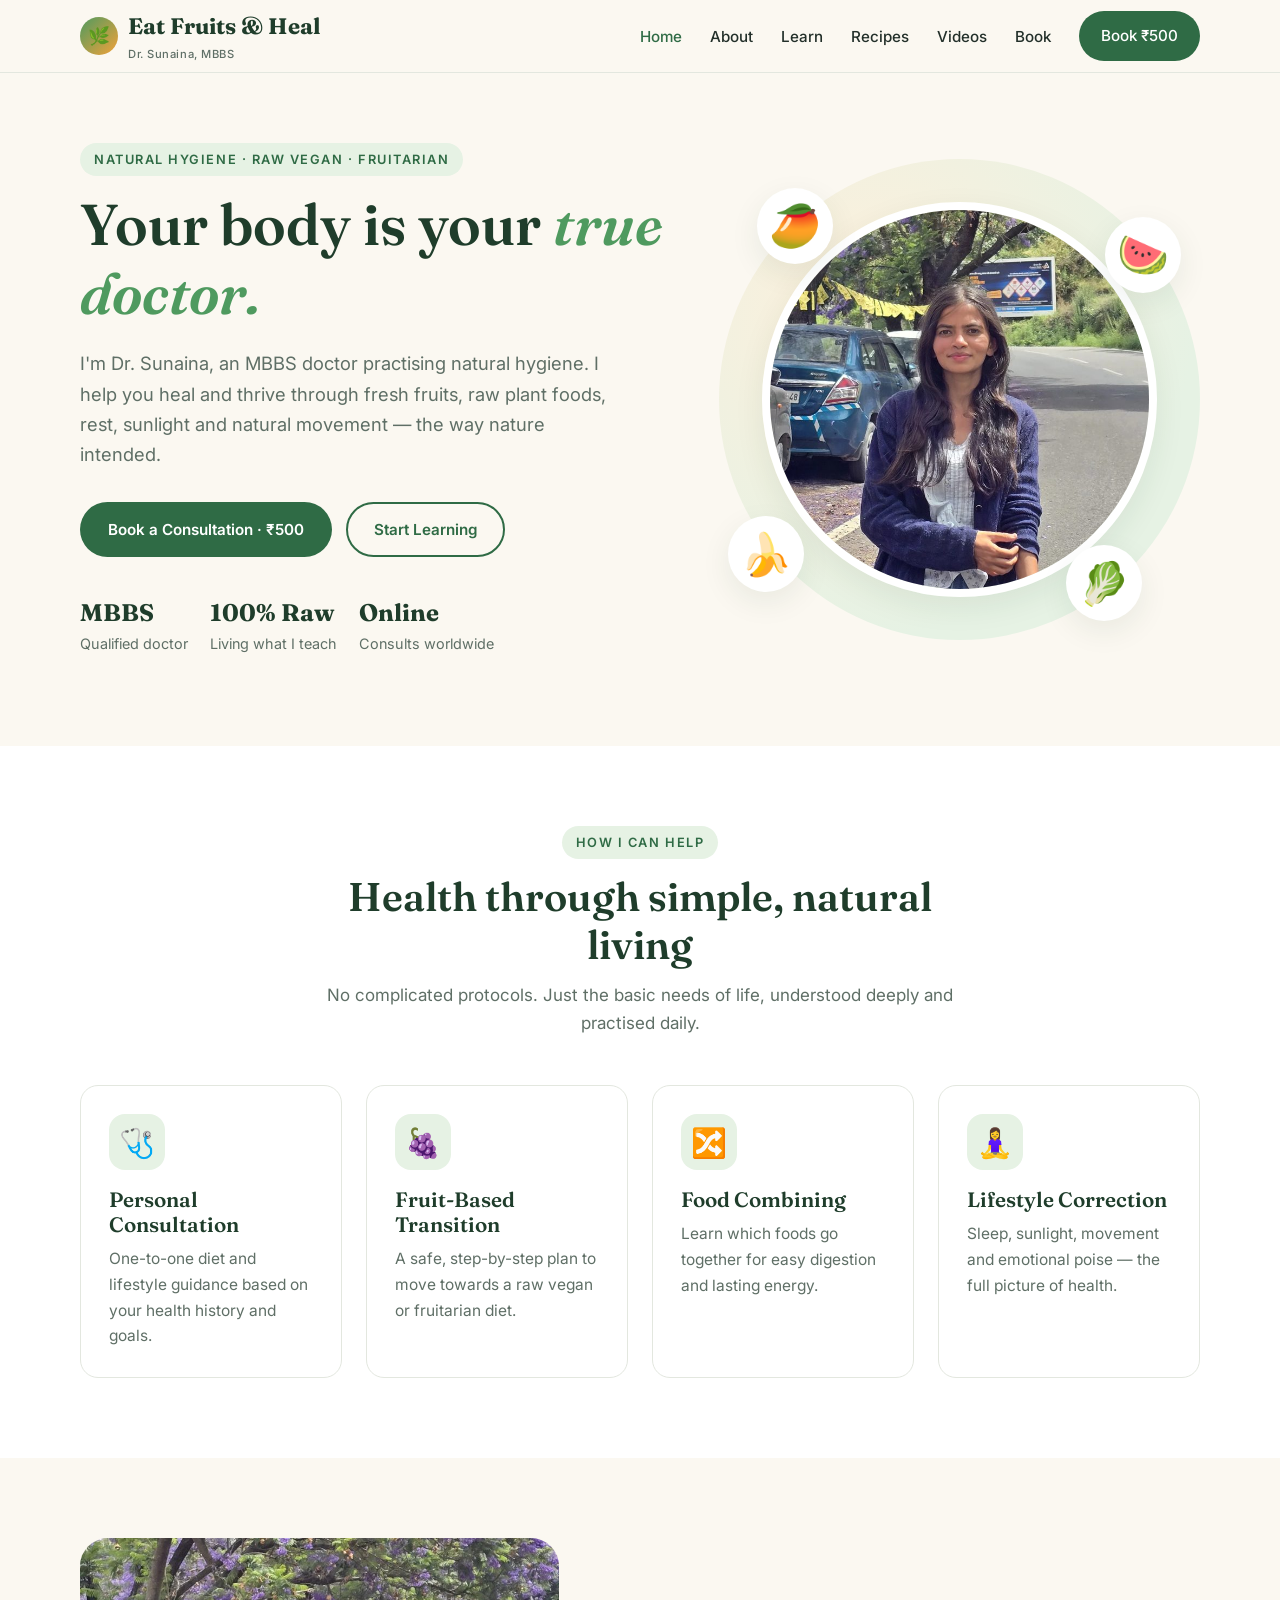
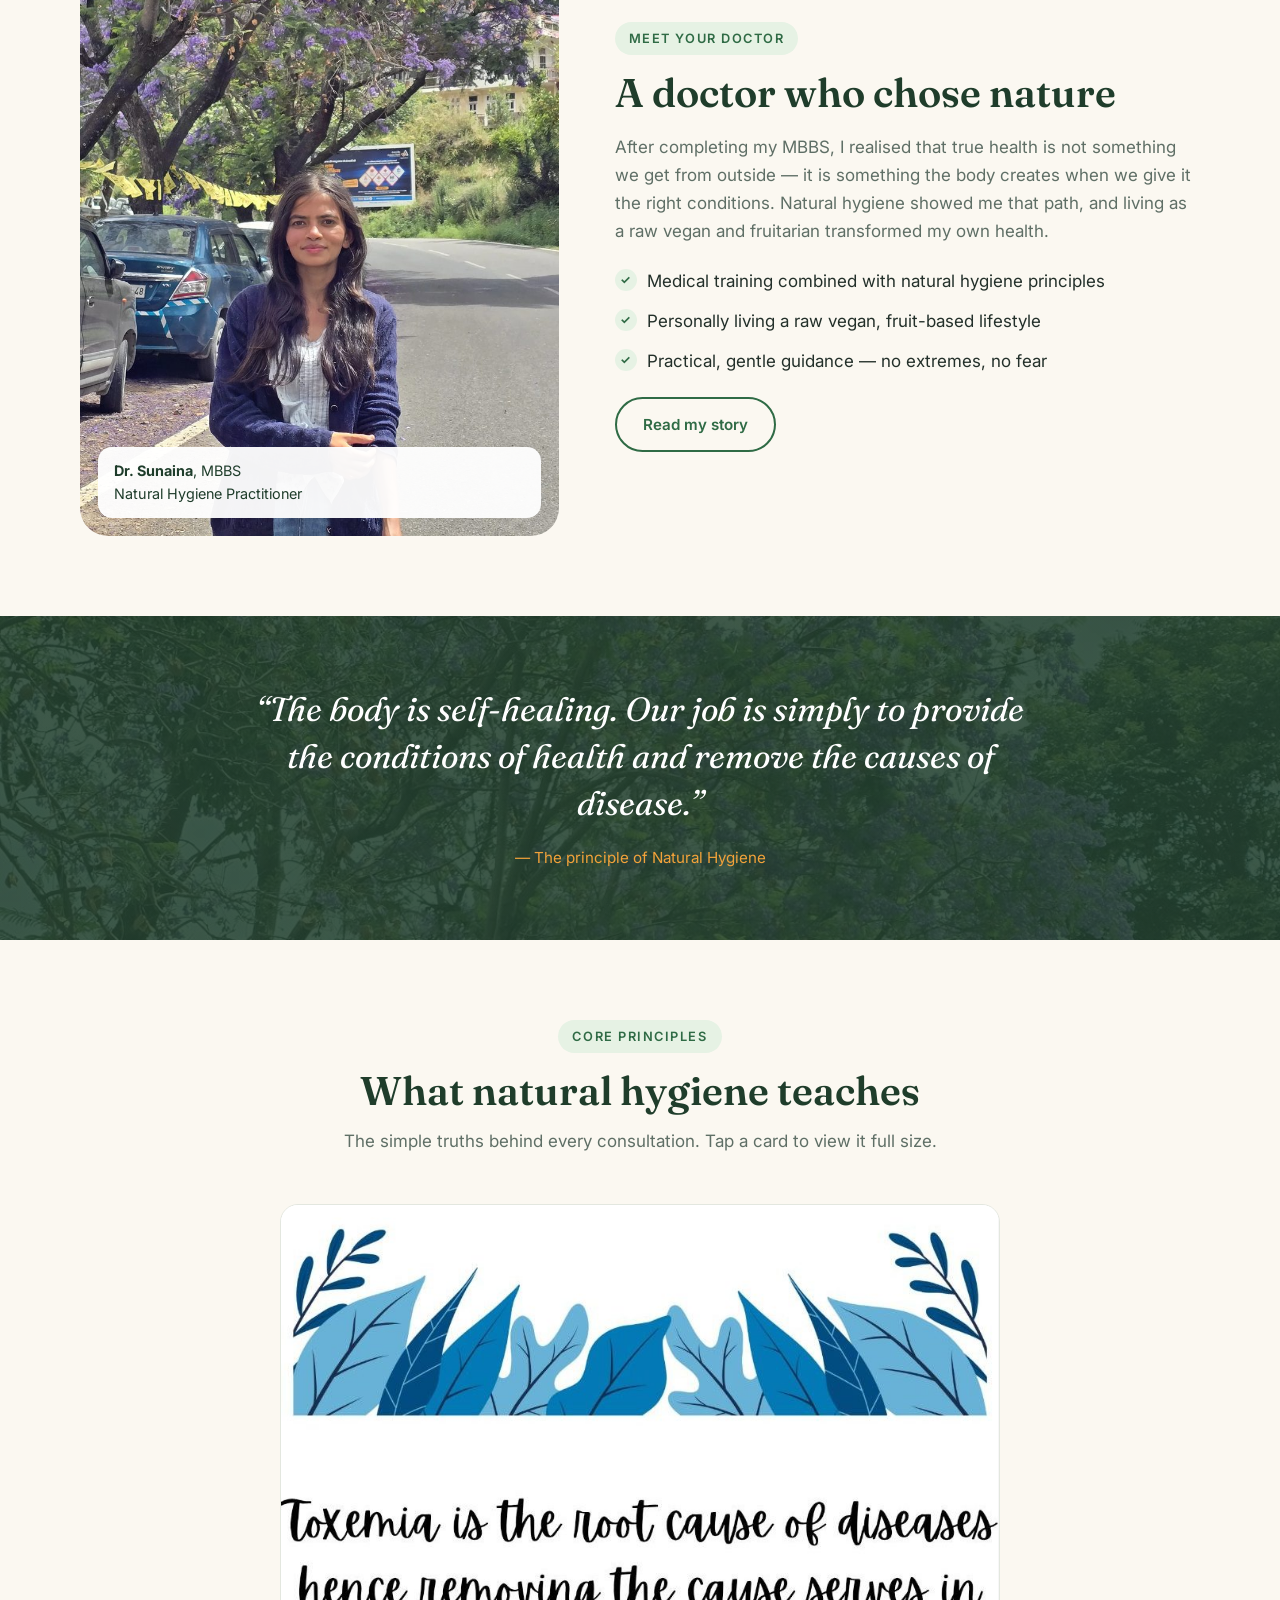
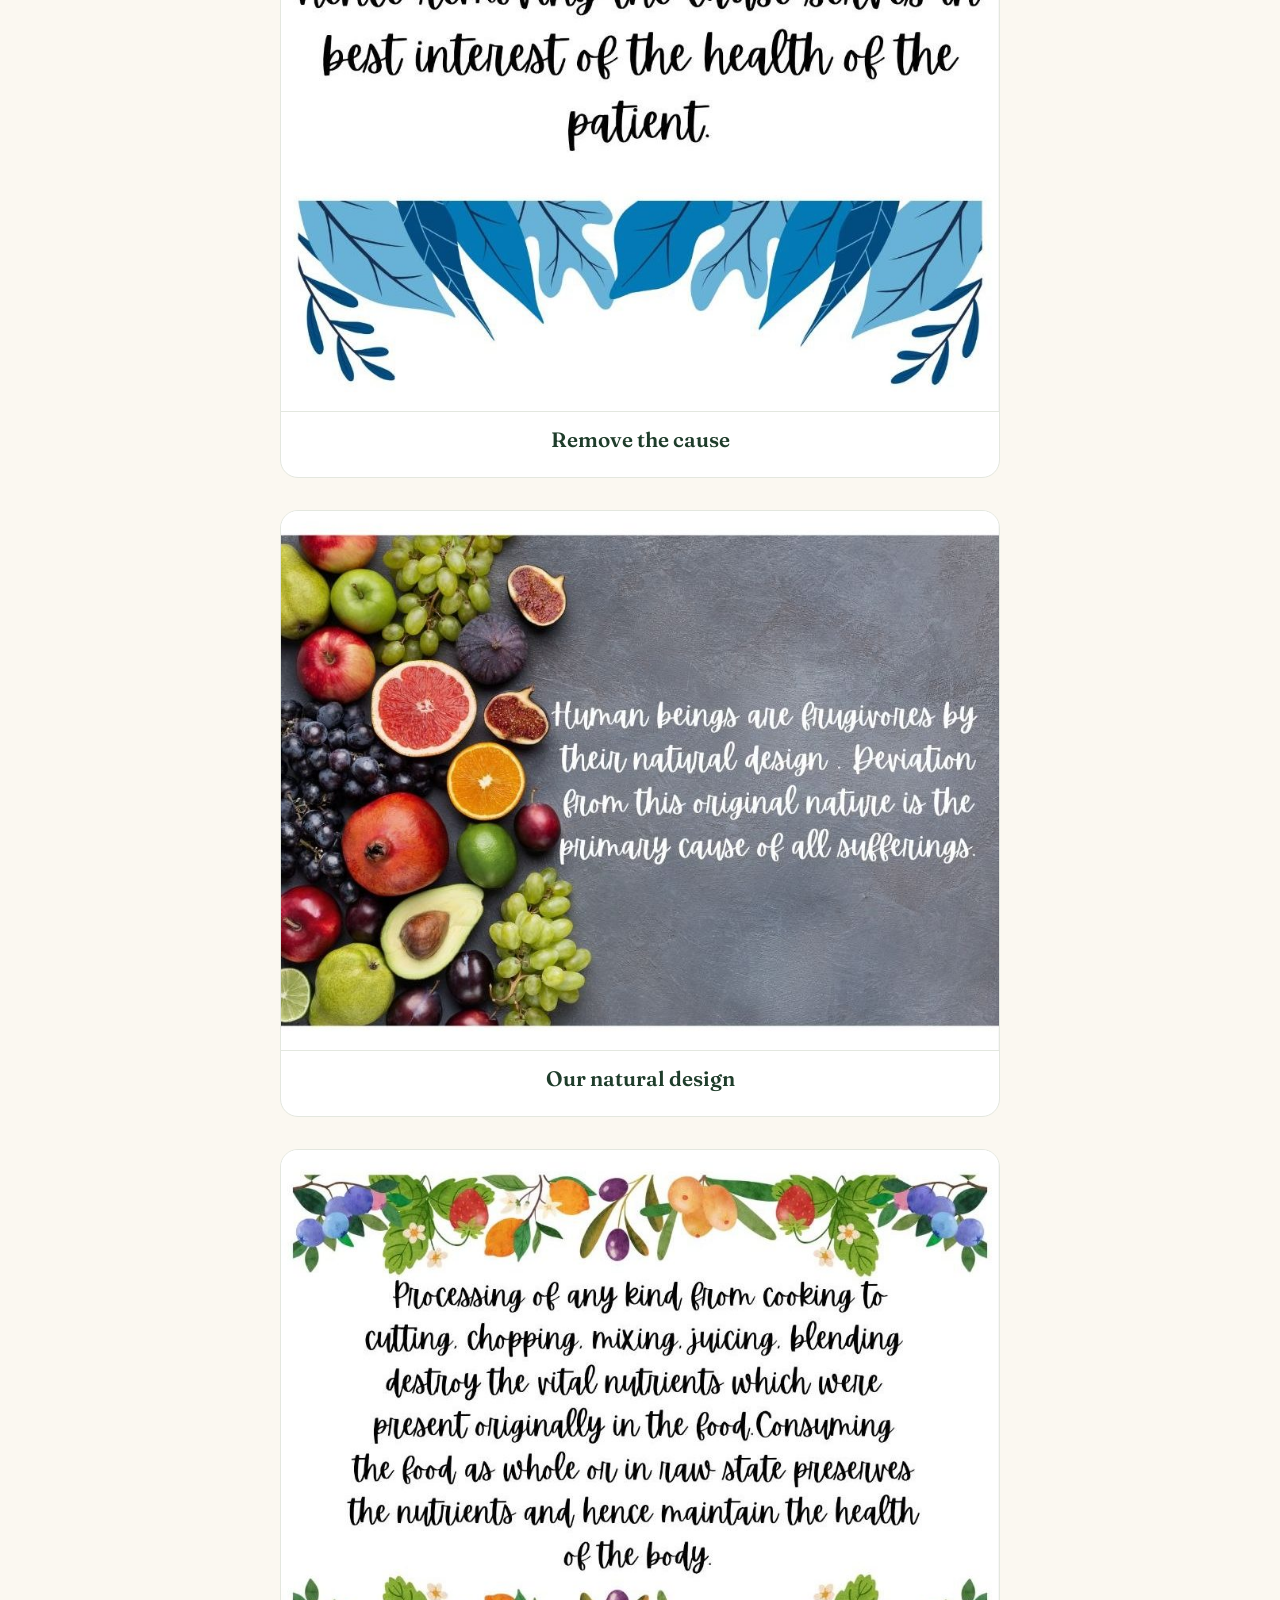
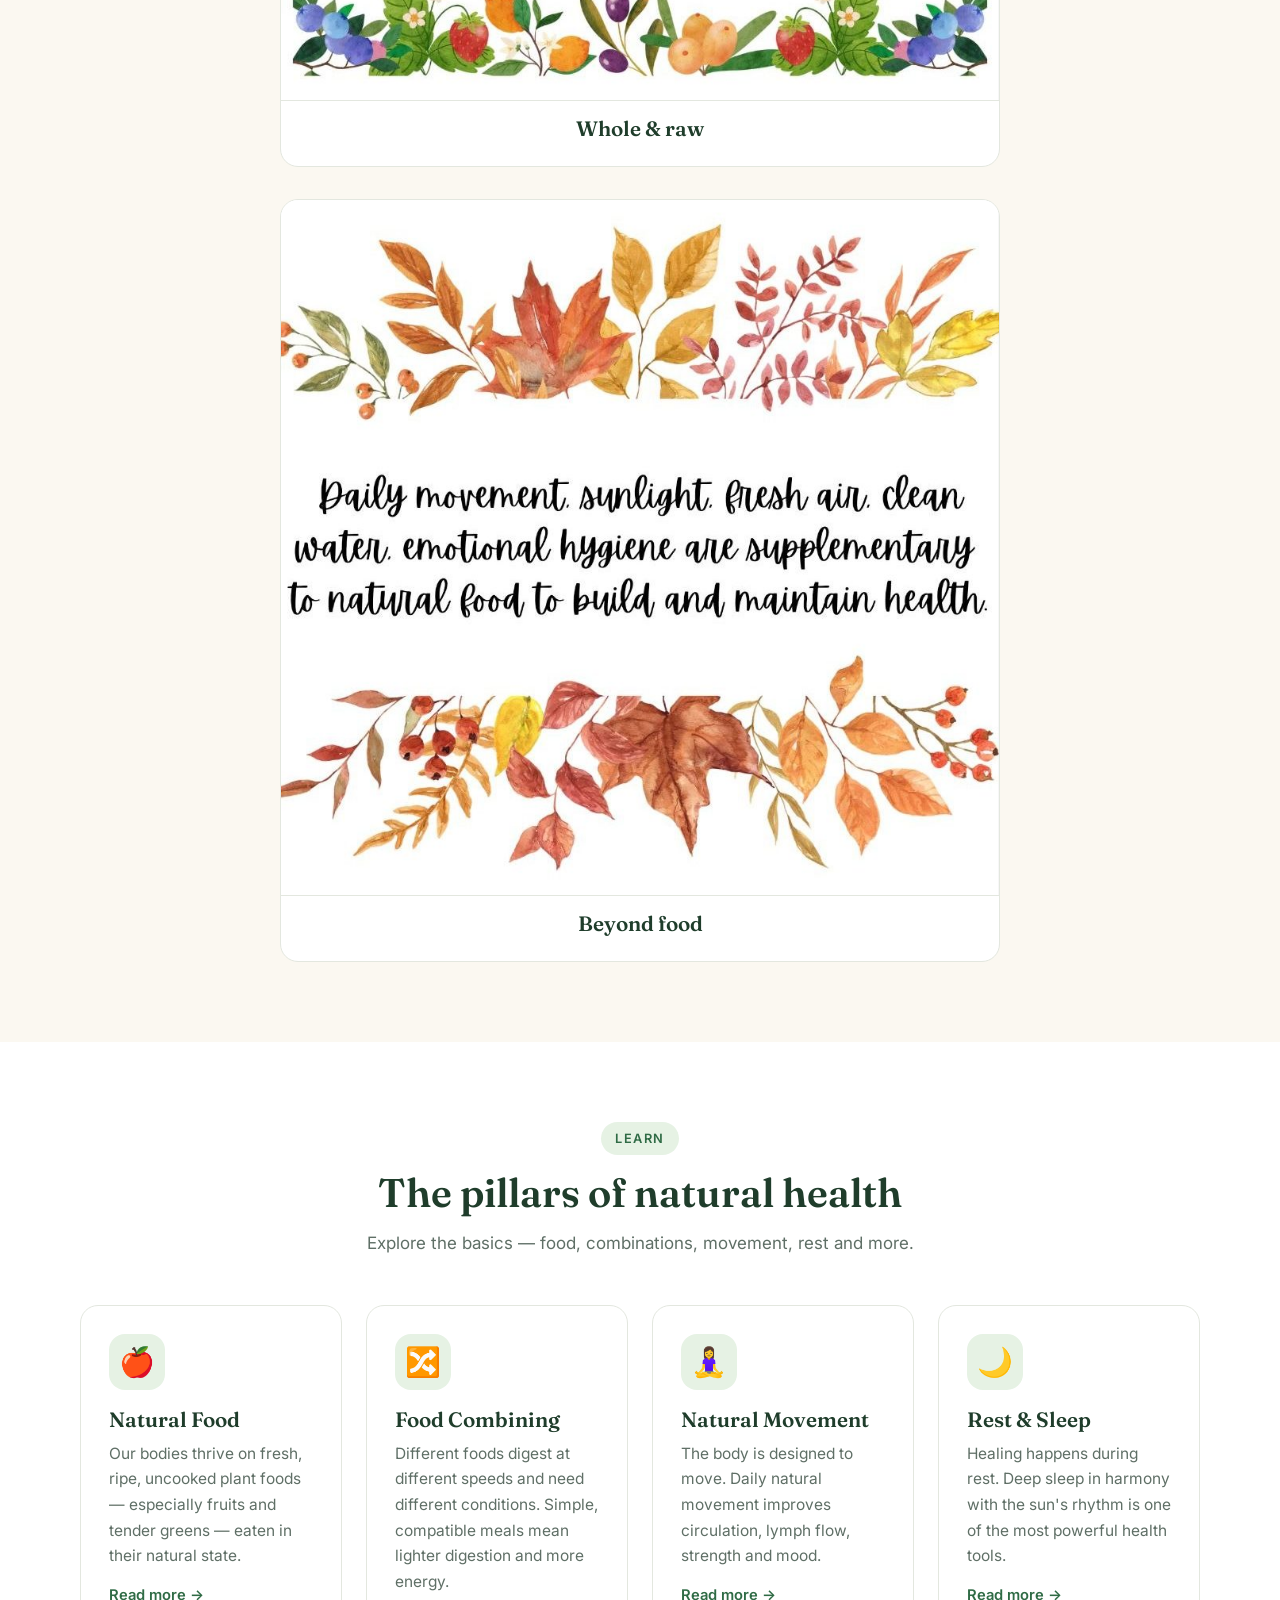
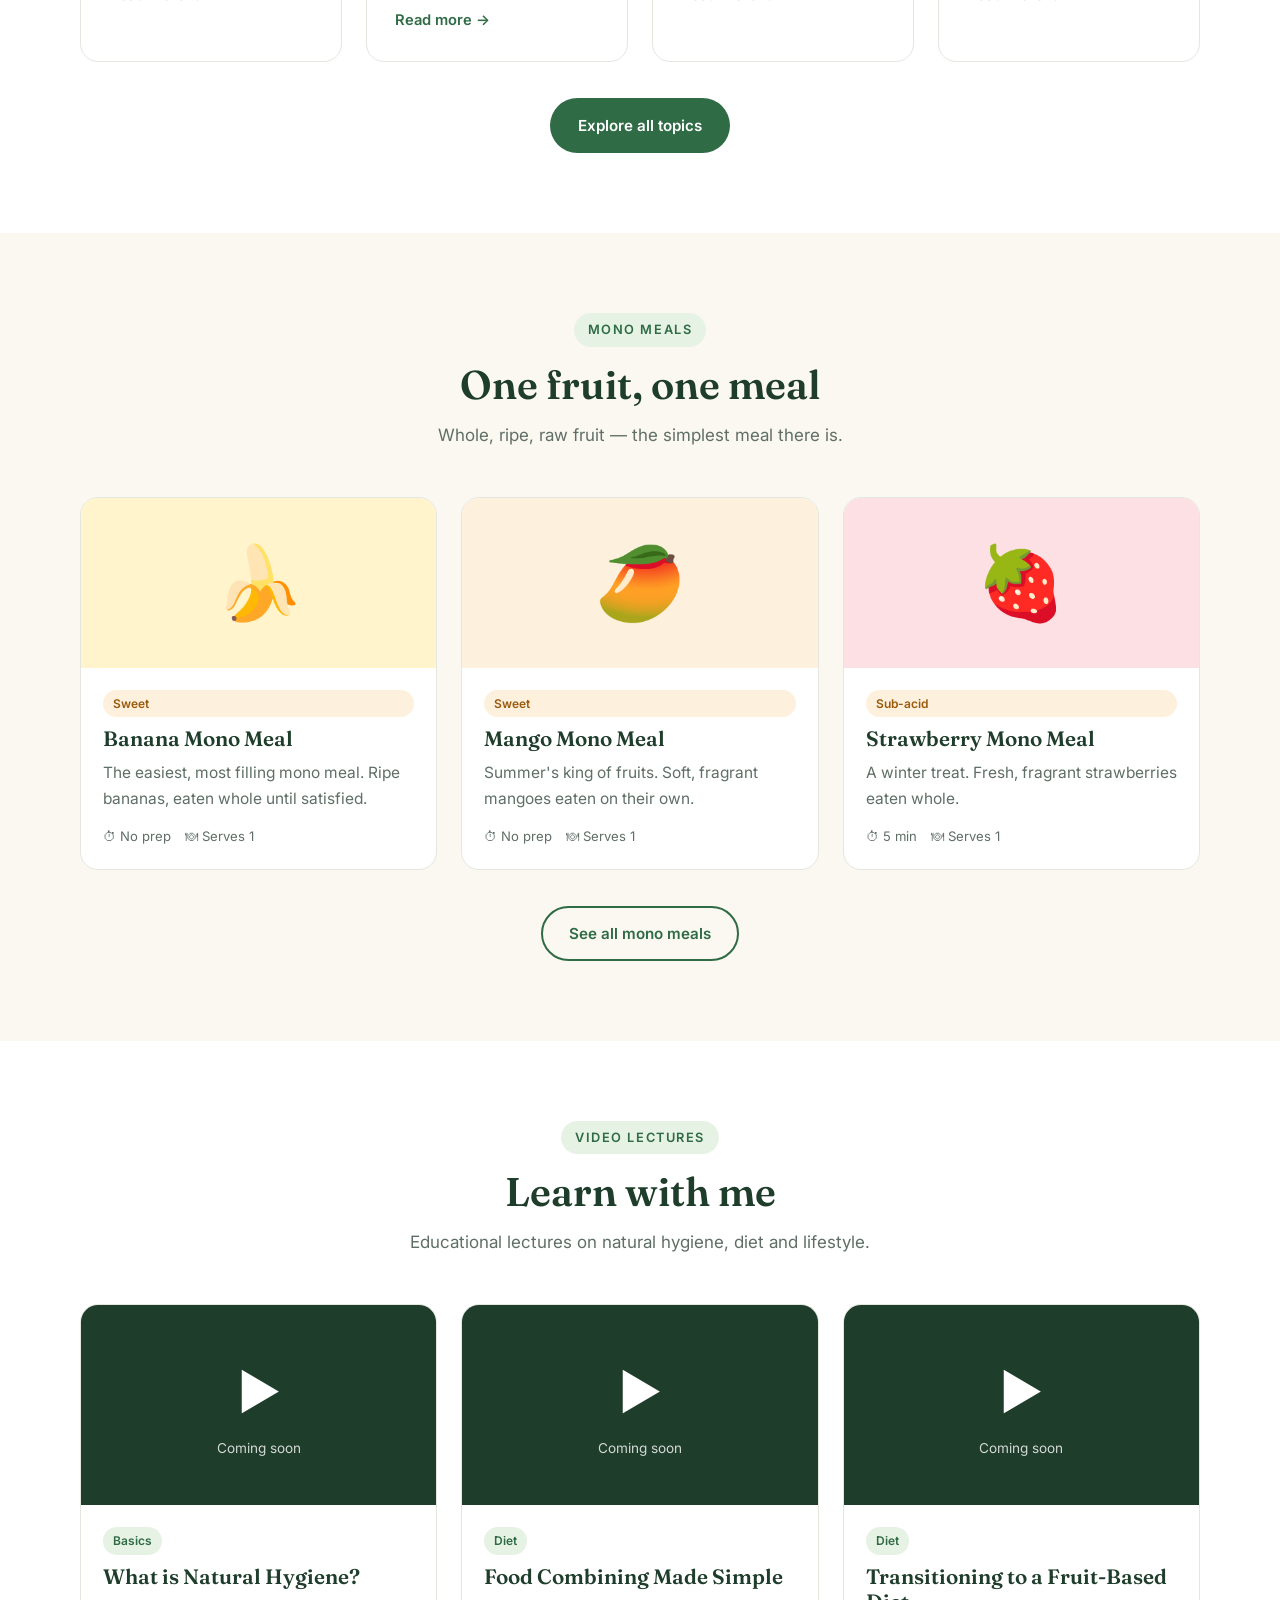
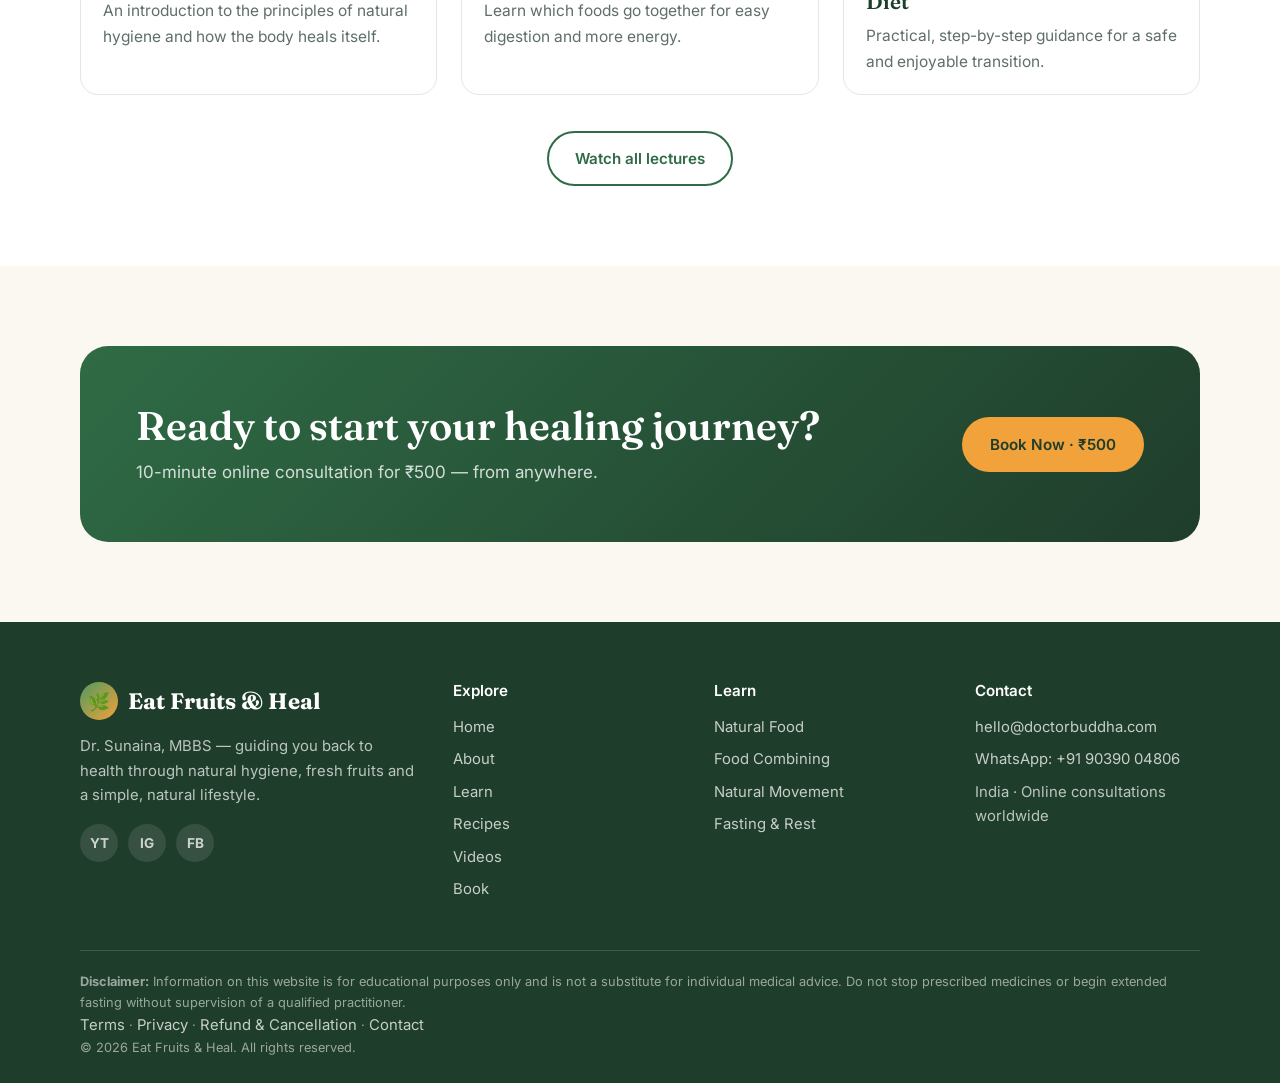
<file: index.html>
<!DOCTYPE html>
<html lang="en">
<head>
<meta charset="UTF-8">
<meta name="viewport" content="width=device-width, initial-scale=1.0">
<title>Eat Fruits &amp; Heal — Dr. Sunaina | Natural Hygiene & Raw Vegan Living</title>
<meta name="description" content="Dr. Sunaina, MBBS — natural hygiene practitioner guiding you to health with fruits, raw vegan food, food combining and a natural lifestyle.">
<meta property="og:title" content="Eat Fruits &amp; Heal — Dr. Sunaina | Natural Hygiene & Raw Vegan Living">
<meta property="og:description" content="Dr. Sunaina, MBBS — natural hygiene practitioner guiding you to health with fruits, raw vegan food, food combining and a natural lifestyle.">
<meta property="og:image" content="https://doctorbuddha.com/assets/sunaina.jpg">
<meta property="og:url" content="https://doctorbuddha.com/">
<link rel="canonical" href="https://doctorbuddha.com/">
<link rel="icon" href="data:image/svg+xml,<svg xmlns=%22http://www.w3.org/2000/svg%22 viewBox=%220 0 100 100%22><text y=%22.9em%22 font-size=%2290%22>🌿</text></svg>">
<link rel="preconnect" href="https://fonts.googleapis.com">
<link rel="preconnect" href="https://fonts.gstatic.com" crossorigin>
<link href="https://fonts.googleapis.com/css2?family=Fraunces:ital,opsz,wght@0,9..144,500;0,9..144,600;0,9..144,700;1,9..144,500&family=Inter:wght@400;500;600;700&display=swap" rel="stylesheet">
<link rel="stylesheet" href="css/style.css">
</head>
<body data-page="home">
<header id="site-header"></header>

<section class="hero">
  <div class="container hero-grid">
    <div>
      <span class="eyebrow">Natural Hygiene · Raw Vegan · Fruitarian</span>
      <h1>Your body is your <span>true doctor.</span></h1>
      <p class="lead">I'm Dr. Sunaina, an MBBS doctor practising natural hygiene. I help you heal and thrive through fresh fruits, raw plant foods, rest, sunlight and natural movement — the way nature intended.</p>
      <div class="hero-actions">
        <a href="book.html" class="btn btn-primary">Book a Consultation · ₹500</a>
        <a href="learn.html" class="btn btn-outline">Start Learning</a>
      </div>
      <div class="hero-badges">
        <div><strong>MBBS</strong>Qualified doctor</div>
        <div><strong>100% Raw</strong>Living what I teach</div>
        <div><strong>Online</strong>Consults worldwide</div>
      </div>
    </div>
    <div class="hero-art">
      <img src="assets/sunaina-round.jpg" alt="Dr. Sunaina" style="width:82%;aspect-ratio:1;object-fit:cover;border-radius:50%;border:8px solid #fff;box-shadow:var(--shadow)">
      <div class="floating">🥭</div>
      <div class="floating">🍉</div>
      <div class="floating">🍌</div>
      <div class="floating">🥬</div>
    </div>
  </div>
</section>

<section class="section alt">
  <div class="container">
    <div class="section-head">
      <span class="eyebrow">How I can help</span>
      <h2>Health through simple, natural living</h2>
      <p>No complicated protocols. Just the basic needs of life, understood deeply and practised daily.</p>
    </div>
    <div class="grid grid-4">
      <div class="card"><div class="icon">🩺</div><h3>Personal Consultation</h3><p>One-to-one diet and lifestyle guidance based on your health history and goals.</p></div>
      <div class="card"><div class="icon">🍇</div><h3>Fruit-Based Transition</h3><p>A safe, step-by-step plan to move towards a raw vegan or fruitarian diet.</p></div>
      <div class="card"><div class="icon">🔀</div><h3>Food Combining</h3><p>Learn which foods go together for easy digestion and lasting energy.</p></div>
      <div class="card"><div class="icon">🧘‍♀️</div><h3>Lifestyle Correction</h3><p>Sleep, sunlight, movement and emotional poise — the full picture of health.</p></div>
    </div>
  </div>
</section>

<section class="section">
  <div class="container split">
    <div class="portrait"><img src="assets/sunaina.jpg" alt="Dr. Sunaina under jacaranda trees">
      <div class="tag"><strong>Dr. Sunaina</strong>, MBBS<br>Natural Hygiene Practitioner</div>
    </div>
    <div>
      <span class="eyebrow">Meet your doctor</span>
      <h2>A doctor who chose nature</h2>
      <p style="margin-top:16px">After completing my MBBS, I realised that true health is not something we get from outside — it is something the body creates when we give it the right conditions. Natural hygiene showed me that path, and living as a raw vegan and fruitarian transformed my own health.</p>
      <ul class="checklist">
        <li>Medical training combined with natural hygiene principles</li>
        <li>Personally living a raw vegan, fruit-based lifestyle</li>
        <li>Practical, gentle guidance — no extremes, no fear</li>
      </ul>
      <a href="about.html" class="btn btn-outline">Read my story</a>
    </div>
  </div>
</section>

<section class="quote-band" style="background:linear-gradient(rgba(31,61,43,.86),rgba(31,61,43,.86)),url(assets/jacaranda.jpg) center/cover">
  <div class="container">
    <blockquote>“The body is self-healing. Our job is simply to provide the conditions of health and remove the causes of disease.”</blockquote>
    <cite>— The principle of Natural Hygiene</cite>
  </div>
</section>

<section class="section" id="principles">
  <div class="container">
    <div class="section-head">
      <span class="eyebrow">Core principles</span>
      <h2>What natural hygiene teaches</h2>
      <p>The simple truths behind every consultation. Tap a card to view it full size.</p>
    </div>
    <div class="principles-list" id="principles-grid"></div>
  </div>
</section>

<section class="section alt">
  <div class="container">
    <div class="section-head">
      <span class="eyebrow">Learn</span>
      <h2>The pillars of natural health</h2>
      <p>Explore the basics — food, combinations, movement, rest and more.</p>
    </div>
    <div class="grid grid-4" id="topic-grid" data-limit="4"></div>
    <div style="text-align:center;margin-top:36px"><a href="learn.html" class="btn btn-primary">Explore all topics</a></div>
  </div>
</section>

<section class="section">
  <div class="container">
    <div class="section-head">
      <span class="eyebrow">Mono meals</span>
      <h2>One fruit, one meal</h2>
      <p>Whole, ripe, raw fruit — the simplest meal there is.</p>
    </div>
    <div class="grid grid-3" id="recipe-grid" data-limit="3"></div>
    <div style="text-align:center;margin-top:36px"><a href="recipes.html" class="btn btn-outline">See all mono meals</a></div>
  </div>
</section>

<section class="section alt">
  <div class="container">
    <div class="section-head">
      <span class="eyebrow">Video lectures</span>
      <h2>Learn with me</h2>
      <p>Educational lectures on natural hygiene, diet and lifestyle.</p>
    </div>
    <div class="grid grid-3" id="video-grid" data-limit="3"></div>
    <div style="text-align:center;margin-top:36px"><a href="videos.html" class="btn btn-outline">Watch all lectures</a></div>
  </div>
</section>

<section class="section">
  <div class="container">
    <div class="cta">
      <div><h2>Ready to start your healing journey?</h2><p>10-minute online consultation for ₹500 — from anywhere.</p></div>
      <a href="book.html" class="btn btn-mango">Book Now · ₹500</a>
    </div>
  </div>
</section>

<footer id="site-footer"></footer>
<script src="js/content.js"></script>
<script src="js/main.js"></script>
</body>
</html>
</file>
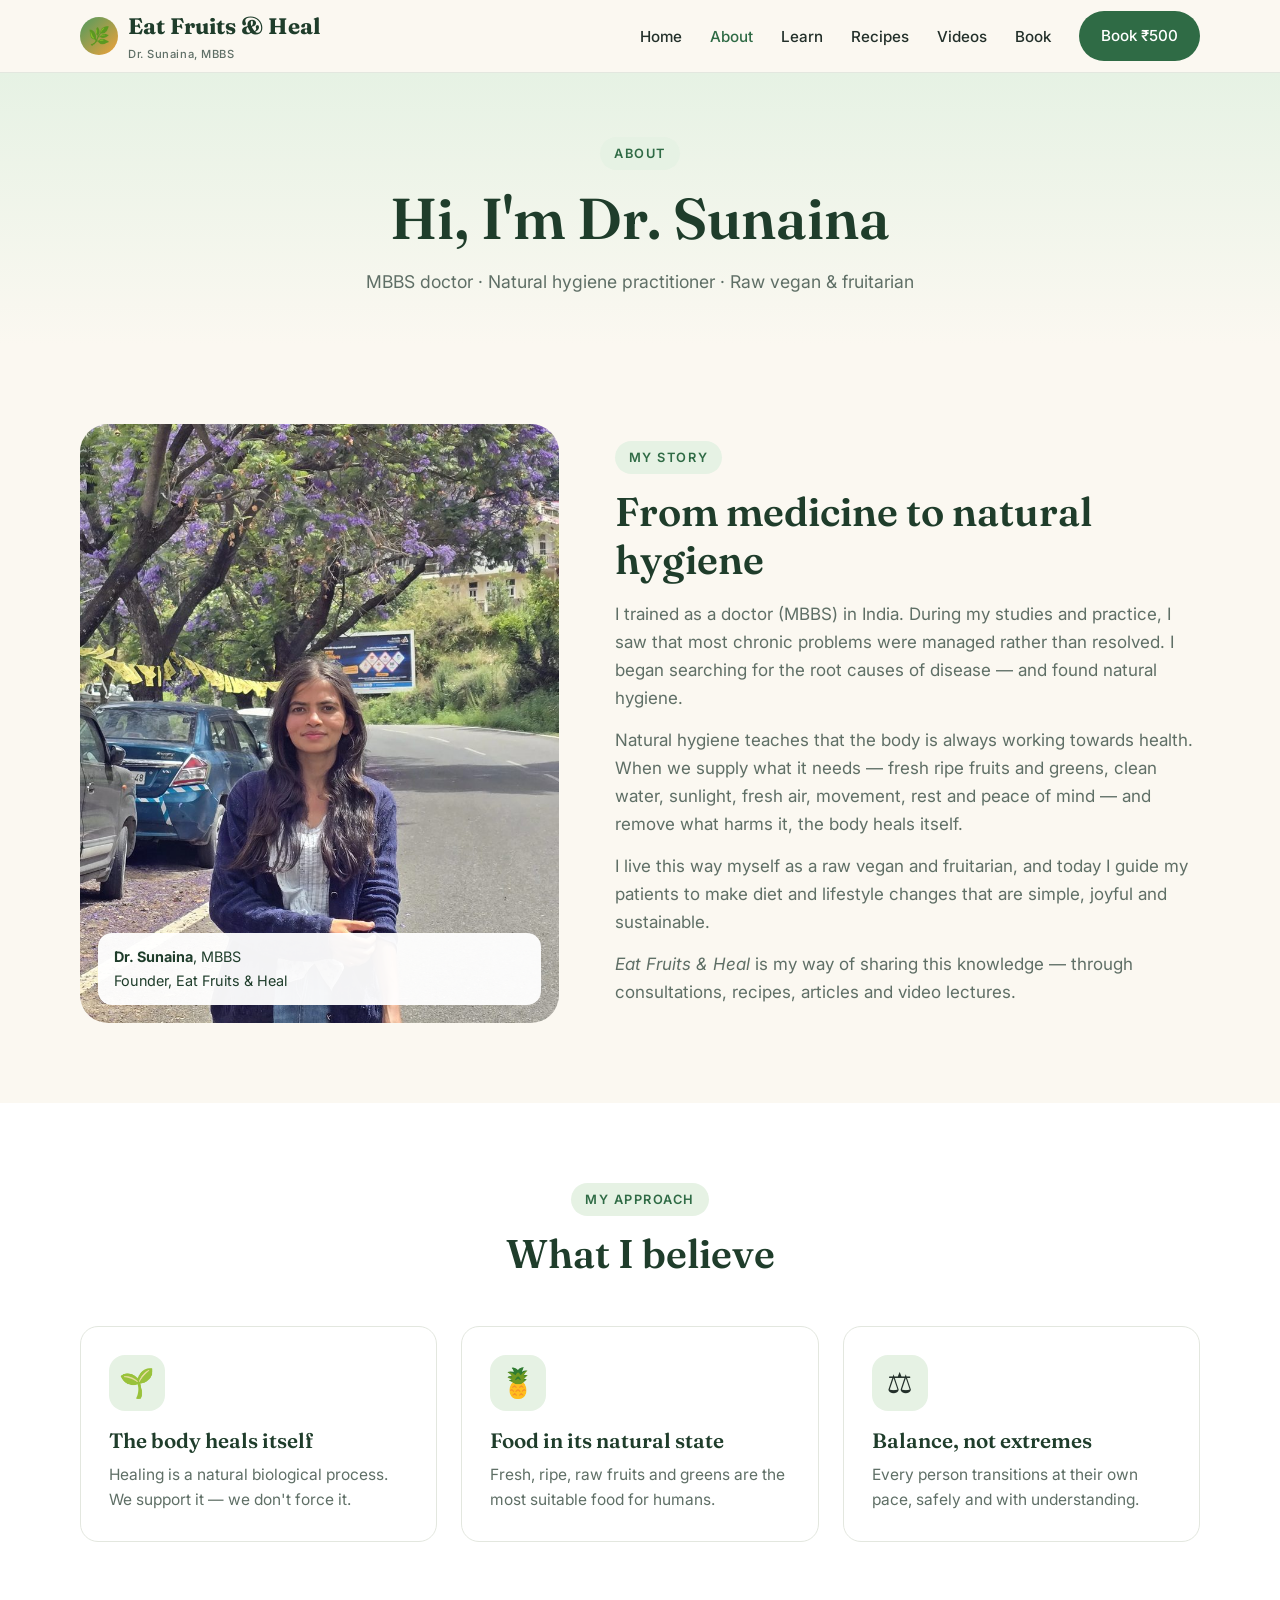
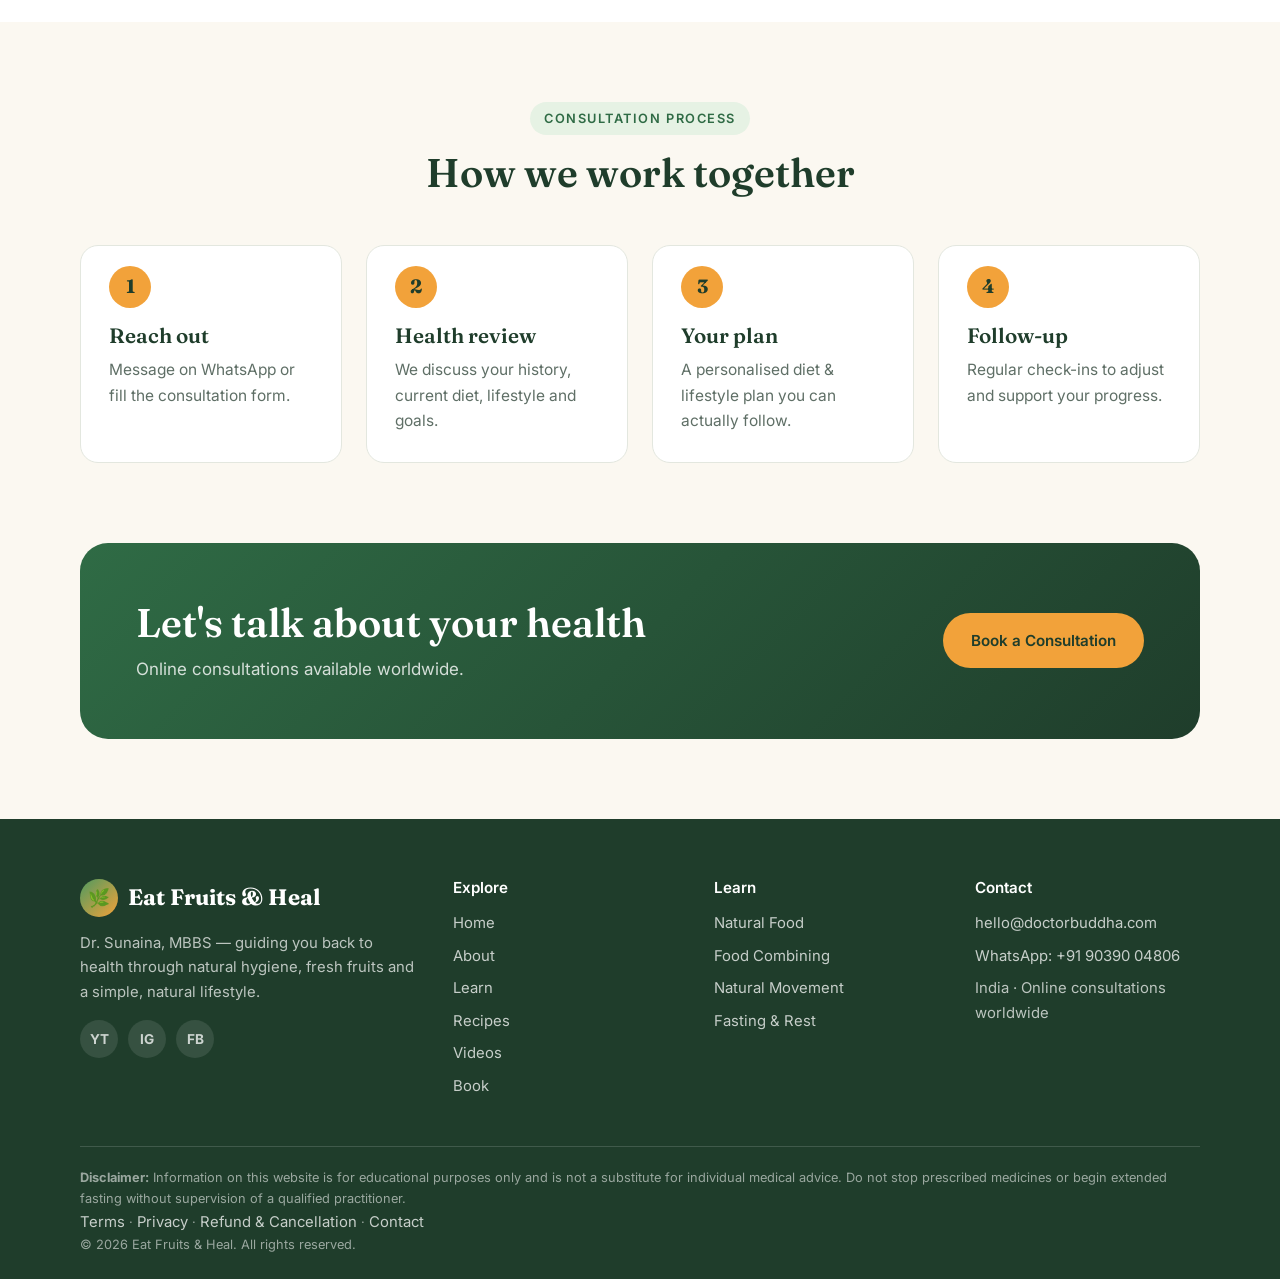
<file: about.html>
<!DOCTYPE html>
<html lang="en">
<head>
<meta charset="UTF-8">
<meta name="viewport" content="width=device-width, initial-scale=1.0">
<title>About Dr. Sunaina — Eat Fruits &amp; Heal</title>
<meta name="description" content="Meet Dr. Sunaina, MBBS — natural hygiene practitioner, raw vegan and fruitarian.">
<meta property="og:title" content="About Dr. Sunaina — Eat Fruits &amp; Heal">
<meta property="og:description" content="Meet Dr. Sunaina, MBBS — natural hygiene practitioner, raw vegan and fruitarian.">
<meta property="og:image" content="https://doctorbuddha.com/assets/sunaina.jpg">
<meta property="og:url" content="https://doctorbuddha.com/about.html">
<link rel="canonical" href="https://doctorbuddha.com/about.html">
<link rel="icon" href="data:image/svg+xml,<svg xmlns=%22http://www.w3.org/2000/svg%22 viewBox=%220 0 100 100%22><text y=%22.9em%22 font-size=%2290%22>🌿</text></svg>">
<link rel="preconnect" href="https://fonts.googleapis.com">
<link rel="preconnect" href="https://fonts.gstatic.com" crossorigin>
<link href="https://fonts.googleapis.com/css2?family=Fraunces:ital,opsz,wght@0,9..144,500;0,9..144,600;0,9..144,700;1,9..144,500&family=Inter:wght@400;500;600;700&display=swap" rel="stylesheet">
<link rel="stylesheet" href="css/style.css">
</head>
<body data-page="about">
<header id="site-header"></header>

<section class="page-hero">
  <div class="container">
    <span class="eyebrow">About</span>
    <h1>Hi, I'm Dr. Sunaina</h1>
    <p>MBBS doctor · Natural hygiene practitioner · Raw vegan & fruitarian</p>
  </div>
</section>

<section class="section">
  <div class="container split">
    <div class="portrait"><img src="assets/sunaina.jpg" alt="Dr. Sunaina">
      <div class="tag"><strong>Dr. Sunaina</strong>, MBBS<br>Founder, Eat Fruits &amp; Heal</div>
    </div>
    <div>
      <span class="eyebrow">My story</span>
      <h2>From medicine to natural hygiene</h2>
      <p style="margin-top:16px">I trained as a doctor (MBBS) in India. During my studies and practice, I saw that most chronic problems were managed rather than resolved. I began searching for the root causes of disease — and found natural hygiene.</p>
      <p style="margin-top:14px">Natural hygiene teaches that the body is always working towards health. When we supply what it needs — fresh ripe fruits and greens, clean water, sunlight, fresh air, movement, rest and peace of mind — and remove what harms it, the body heals itself.</p>
      <p style="margin-top:14px">I live this way myself as a raw vegan and fruitarian, and today I guide my patients to make diet and lifestyle changes that are simple, joyful and sustainable.</p>
      <p style="margin-top:14px"><em>Eat Fruits &amp; Heal</em> is my way of sharing this knowledge — through consultations, recipes, articles and video lectures.</p>
    </div>
  </div>
</section>

<section class="section alt">
  <div class="container">
    <div class="section-head">
      <span class="eyebrow">My approach</span>
      <h2>What I believe</h2>
    </div>
    <div class="grid grid-3">
      <div class="card"><div class="icon">🌱</div><h3>The body heals itself</h3><p>Healing is a natural biological process. We support it — we don't force it.</p></div>
      <div class="card"><div class="icon">🍍</div><h3>Food in its natural state</h3><p>Fresh, ripe, raw fruits and greens are the most suitable food for humans.</p></div>
      <div class="card"><div class="icon">⚖️</div><h3>Balance, not extremes</h3><p>Every person transitions at their own pace, safely and with understanding.</p></div>
    </div>
  </div>
</section>

<section class="section">
  <div class="container">
    <div class="section-head">
      <span class="eyebrow">Consultation process</span>
      <h2>How we work together</h2>
    </div>
    <div class="grid grid-4 steps">
      <div class="card step"><h3>Reach out</h3><p>Message on WhatsApp or fill the consultation form.</p></div>
      <div class="card step"><h3>Health review</h3><p>We discuss your history, current diet, lifestyle and goals.</p></div>
      <div class="card step"><h3>Your plan</h3><p>A personalised diet & lifestyle plan you can actually follow.</p></div>
      <div class="card step"><h3>Follow-up</h3><p>Regular check-ins to adjust and support your progress.</p></div>
    </div>
  </div>
</section>

<section class="section" style="padding-top:0">
  <div class="container">
    <div class="cta">
      <div><h2>Let's talk about your health</h2><p>Online consultations available worldwide.</p></div>
      <a href="book.html" class="btn btn-mango">Book a Consultation</a>
    </div>
  </div>
</section>

<footer id="site-footer"></footer>
<script src="js/content.js"></script>
<script src="js/main.js"></script>
</body>
</html>
</file>
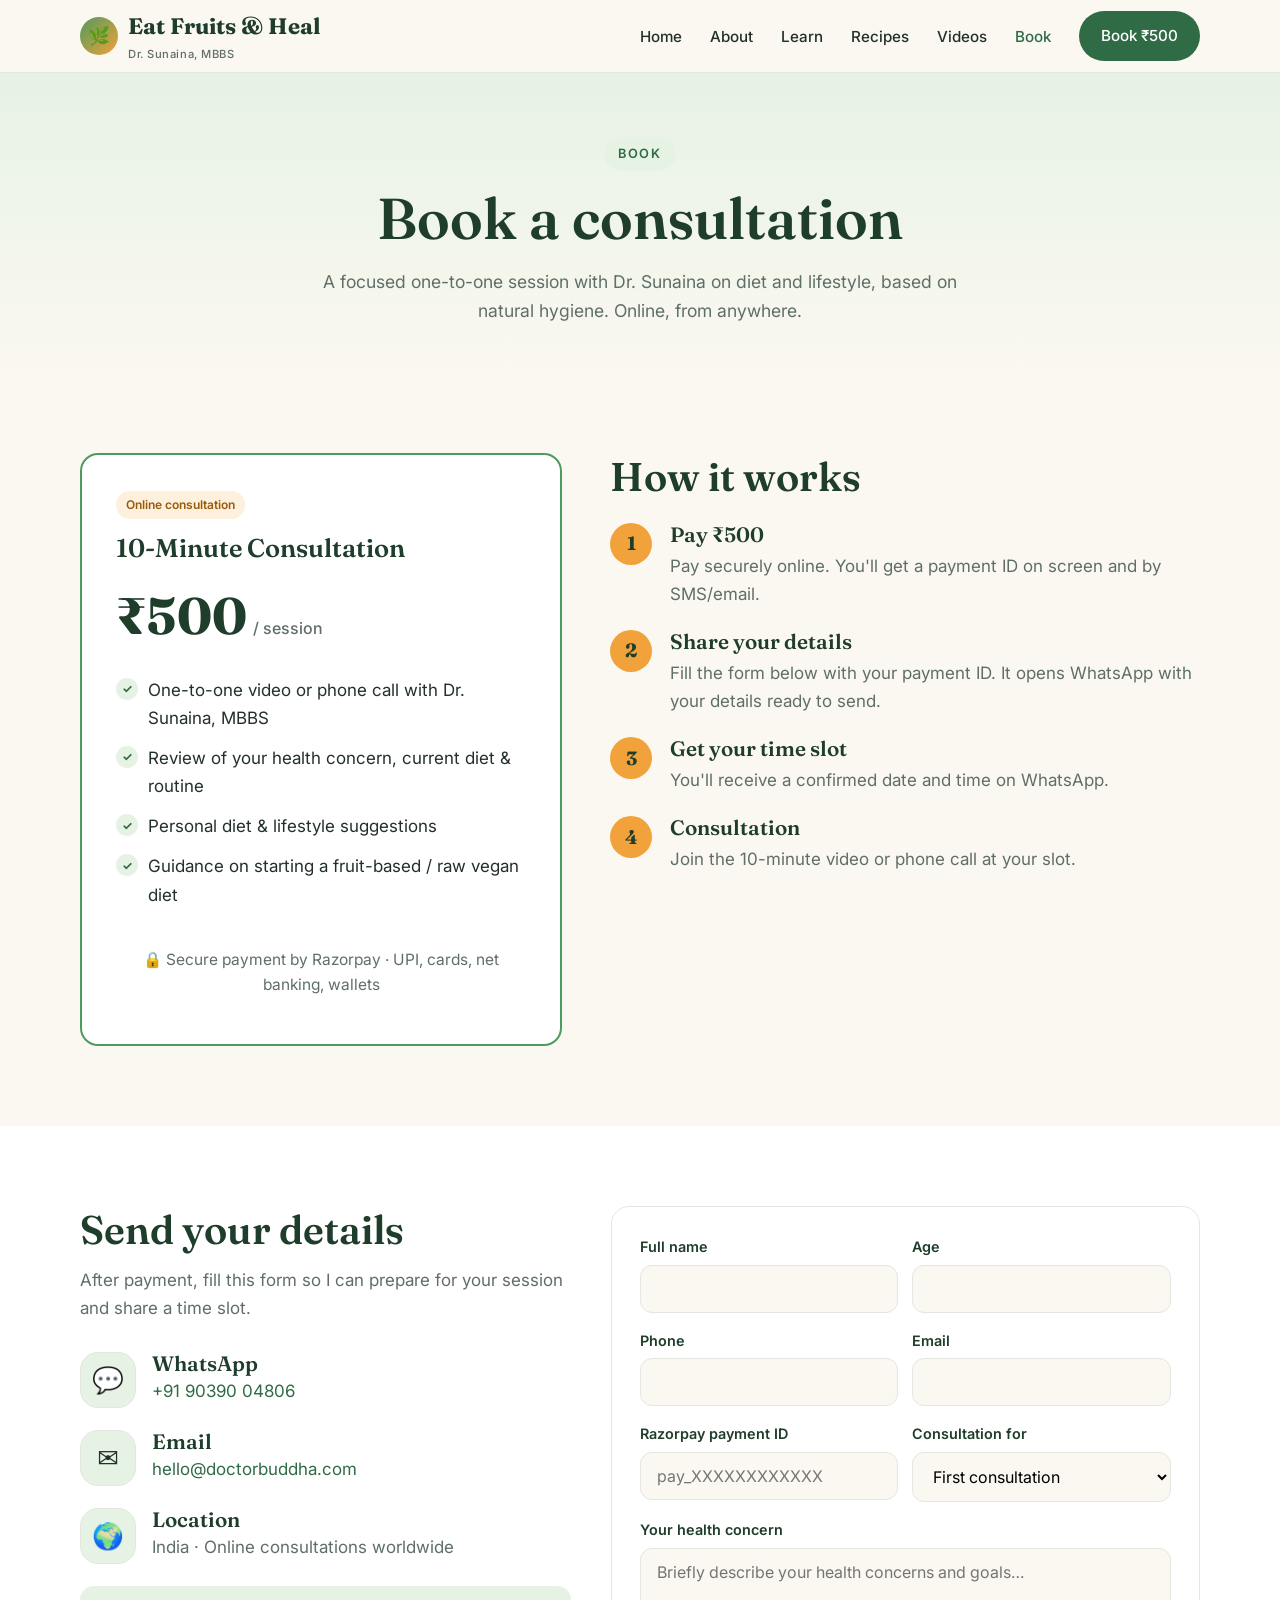
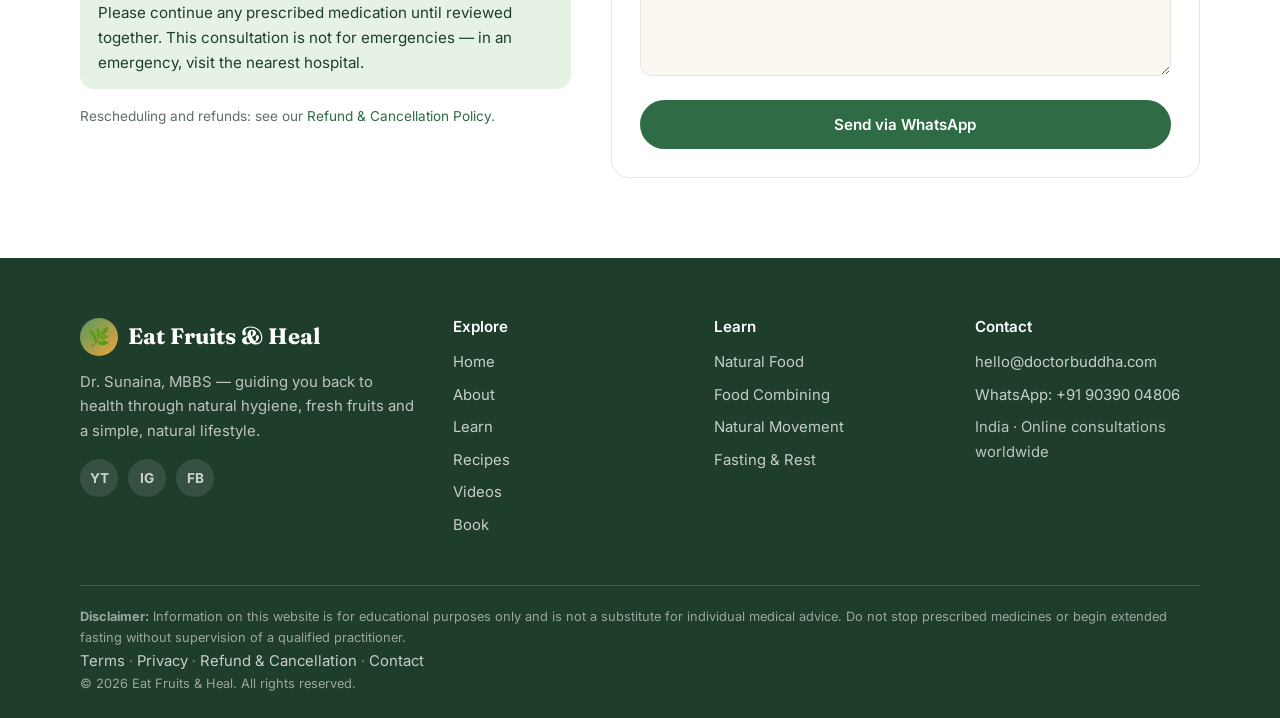
<file: book.html>
<!DOCTYPE html>
<html lang="en">
<head>
<meta charset="UTF-8">
<meta name="viewport" content="width=device-width, initial-scale=1.0">
<title>Book a ₹500 Consultation — Eat Fruits &amp; Heal</title>
<meta name="description" content="Book a 10-minute online diet and lifestyle consultation for ₹500 with Dr. Sunaina, MBBS, natural hygiene practitioner.">
<meta property="og:title" content="Book a ₹500 Consultation — Eat Fruits &amp; Heal">
<meta property="og:description" content="Book a 10-minute online diet and lifestyle consultation for ₹500 with Dr. Sunaina, MBBS, natural hygiene practitioner.">
<meta property="og:image" content="https://doctorbuddha.com/assets/sunaina.jpg">
<meta property="og:url" content="https://doctorbuddha.com/book.html">
<link rel="canonical" href="https://doctorbuddha.com/book.html">
<link rel="icon" href="data:image/svg+xml,<svg xmlns=%22http://www.w3.org/2000/svg%22 viewBox=%220 0 100 100%22><text y=%22.9em%22 font-size=%2290%22>🌿</text></svg>">
<link rel="preconnect" href="https://fonts.googleapis.com">
<link rel="preconnect" href="https://fonts.gstatic.com" crossorigin>
<link href="https://fonts.googleapis.com/css2?family=Fraunces:ital,opsz,wght@0,9..144,500;0,9..144,600;0,9..144,700;1,9..144,500&family=Inter:wght@400;500;600;700&display=swap" rel="stylesheet">
<link rel="stylesheet" href="css/style.css">
</head>
<body data-page="book">
<header id="site-header"></header>

<section class="page-hero">
  <div class="container">
    <span class="eyebrow">Book</span>
    <h1>Book a consultation</h1>
    <p>A focused one-to-one session with Dr. Sunaina on diet and lifestyle, based on natural hygiene. Online, from anywhere.</p>
  </div>
</section>

<section class="section">
  <div class="container book-grid">
    <div class="card price-card">
      <span class="badge">Online consultation</span>
      <h2><span data-minutes>10</span>-Minute Consultation</h2>
      <div class="price">₹<span data-fee>500</span><small>/ session</small></div>
      <ul class="checklist">
        <li>One-to-one video or phone call with Dr. Sunaina, MBBS</li>
        <li>Review of your health concern, current diet & routine</li>
        <li>Personal diet & lifestyle suggestions</li>
        <li>Guidance on starting a fruit-based / raw vegan diet</li>
      </ul>
      <div id="pay-box" class="rzp-box"><form><script src="https://checkout.razorpay.com/v1/payment-button.js" data-payment_button_id="pl_U4MvIoOenZeN4B" async> </script> </form></div>
      <p class="secure">🔒 Secure payment by Razorpay · UPI, cards, net banking, wallets</p>
      <p class="secure" data-regno></p>
    </div>

    <div>
      <h2>How it works</h2>
      <div class="how">
        <div class="how-step"><span>1</span><div><h3>Pay ₹<span data-fee>500</span></h3><p>Pay securely online. You'll get a payment ID on screen and by SMS/email.</p></div></div>
        <div class="how-step"><span>2</span><div><h3>Share your details</h3><p>Fill the form below with your payment ID. It opens WhatsApp with your details ready to send.</p></div></div>
        <div class="how-step"><span>3</span><div><h3>Get your time slot</h3><p>You'll receive a confirmed date and time on WhatsApp.</p></div></div>
        <div class="how-step"><span>4</span><div><h3>Consultation</h3><p>Join the <span data-minutes>10</span>-minute video or phone call at your slot.</p></div></div>
      </div>
    </div>
  </div>
</section>

<section class="section alt" id="details">
  <div class="container contact-grid">
    <div>
      <h2>Send your details</h2>
      <p style="margin:12px 0 30px">After payment, fill this form so I can prepare for your session and share a time slot.</p>
      <div class="contact-item"><div class="icon card" style="padding:0;width:56px;height:56px;display:grid;place-items:center;font-size:1.6rem;background:var(--green-100)">💬</div><div><h3>WhatsApp</h3><a data-phone></a></div></div>
      <div class="contact-item"><div class="icon card" style="padding:0;width:56px;height:56px;display:grid;place-items:center;font-size:1.6rem;background:var(--green-100)">✉️</div><div><h3>Email</h3><a data-email></a></div></div>
      <div class="contact-item"><div class="icon card" style="padding:0;width:56px;height:56px;display:grid;place-items:center;font-size:1.6rem;background:var(--green-100)">🌍</div><div><h3>Location</h3><p>India · Online consultations worldwide</p></div></div>
      <div class="tip">Please continue any prescribed medication until reviewed together. This consultation is not for emergencies — in an emergency, visit the nearest hospital.</div>
      <p style="font-size:.85rem;margin-top:16px">Rescheduling and refunds: see our <a href="policies.html#refund">Refund & Cancellation Policy</a>.</p>
    </div>
    <form class="card" id="consult-form">
      <div class="row-2">
        <div class="field"><label for="name">Full name</label><input id="name" name="name" required></div>
        <div class="field"><label for="age">Age</label><input id="age" name="age" type="number" min="1" max="120"></div>
      </div>
      <div class="row-2">
        <div class="field"><label for="phone">Phone</label><input id="phone" name="phone" type="tel" required></div>
        <div class="field"><label for="email">Email</label><input id="email" name="email" type="email"></div>
      </div>
      <div class="row-2">
        <div class="field"><label for="payment">Razorpay payment ID</label><input id="payment" name="payment" placeholder="pay_XXXXXXXXXXXX"></div>
        <div class="field"><label for="type">Consultation for</label>
          <select id="type" name="type">
            <option>First consultation</option>
            <option>Follow-up</option>
            <option>Transition to raw vegan / fruit diet</option>
            <option>Weight / digestion / skin concerns</option>
            <option>Other</option>
          </select>
        </div>
      </div>
      <div class="field"><label for="message">Your health concern</label><textarea id="message" name="message" rows="5" placeholder="Briefly describe your health concerns and goals…"></textarea></div>
      <button class="btn btn-primary" type="submit" style="width:100%;justify-content:center">Send via WhatsApp</button>
    </form>
  </div>
</section>
<footer id="site-footer"></footer>
<script src="js/content.js"></script>
<script src="js/main.js"></script>
</body>
</html>
</file>
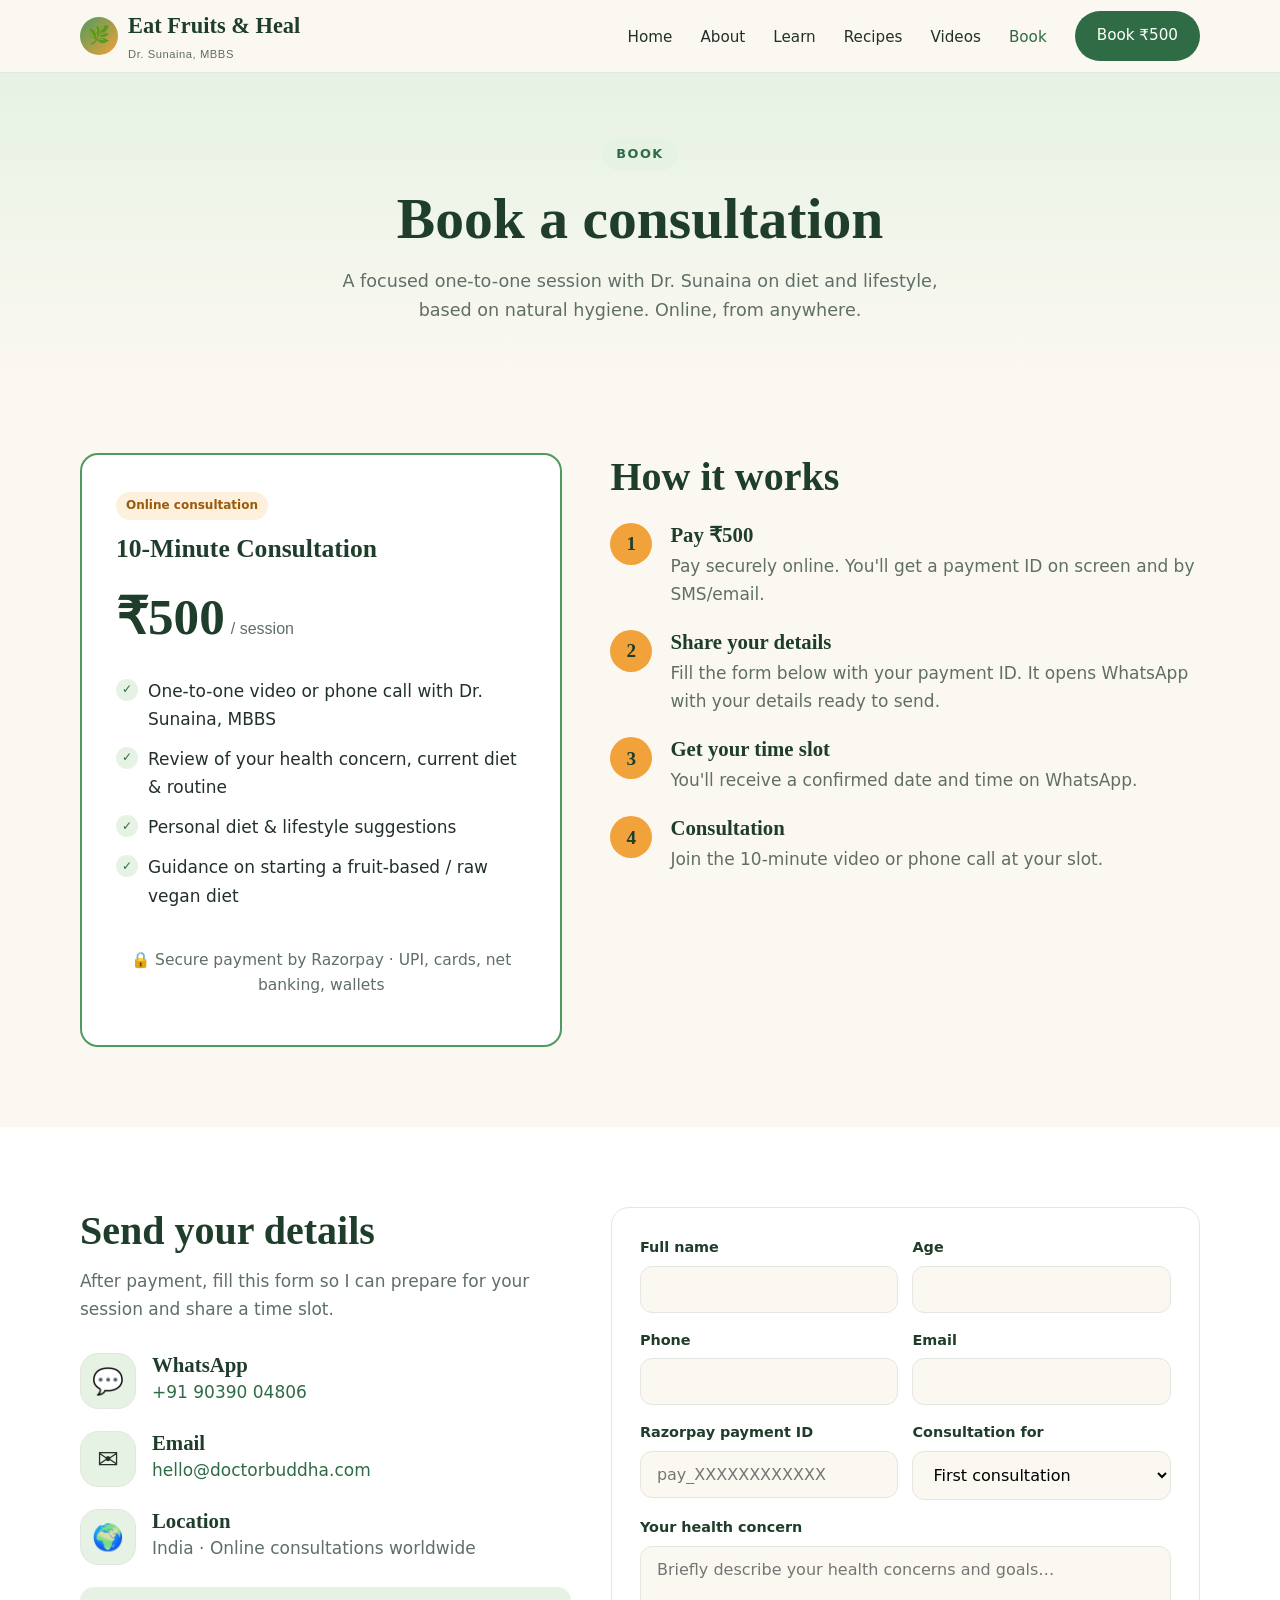
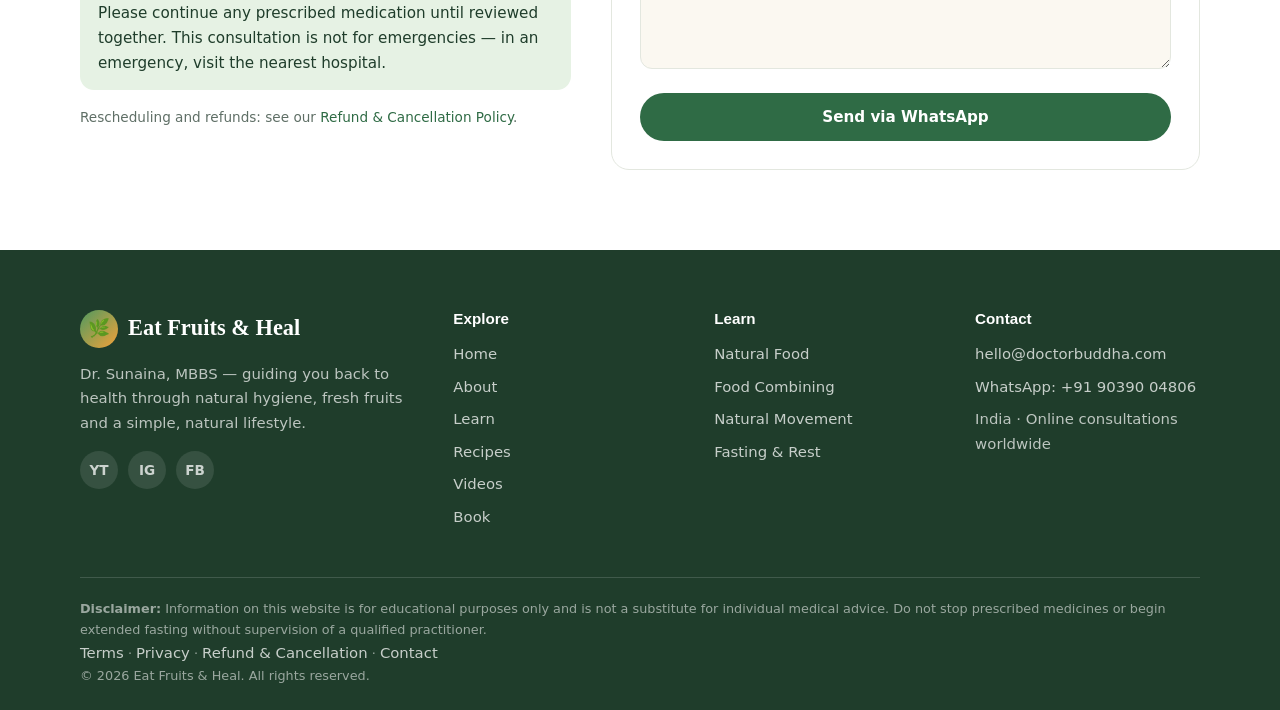
<file: contact.html>
<!DOCTYPE html><html><head><meta charset="UTF-8"><meta http-equiv="refresh" content="0; url=book.html"><link rel="canonical" href="book.html"><title>Book a Consultation</title></head><body><a href="book.html">Book a consultation</a></body></html>
</file>
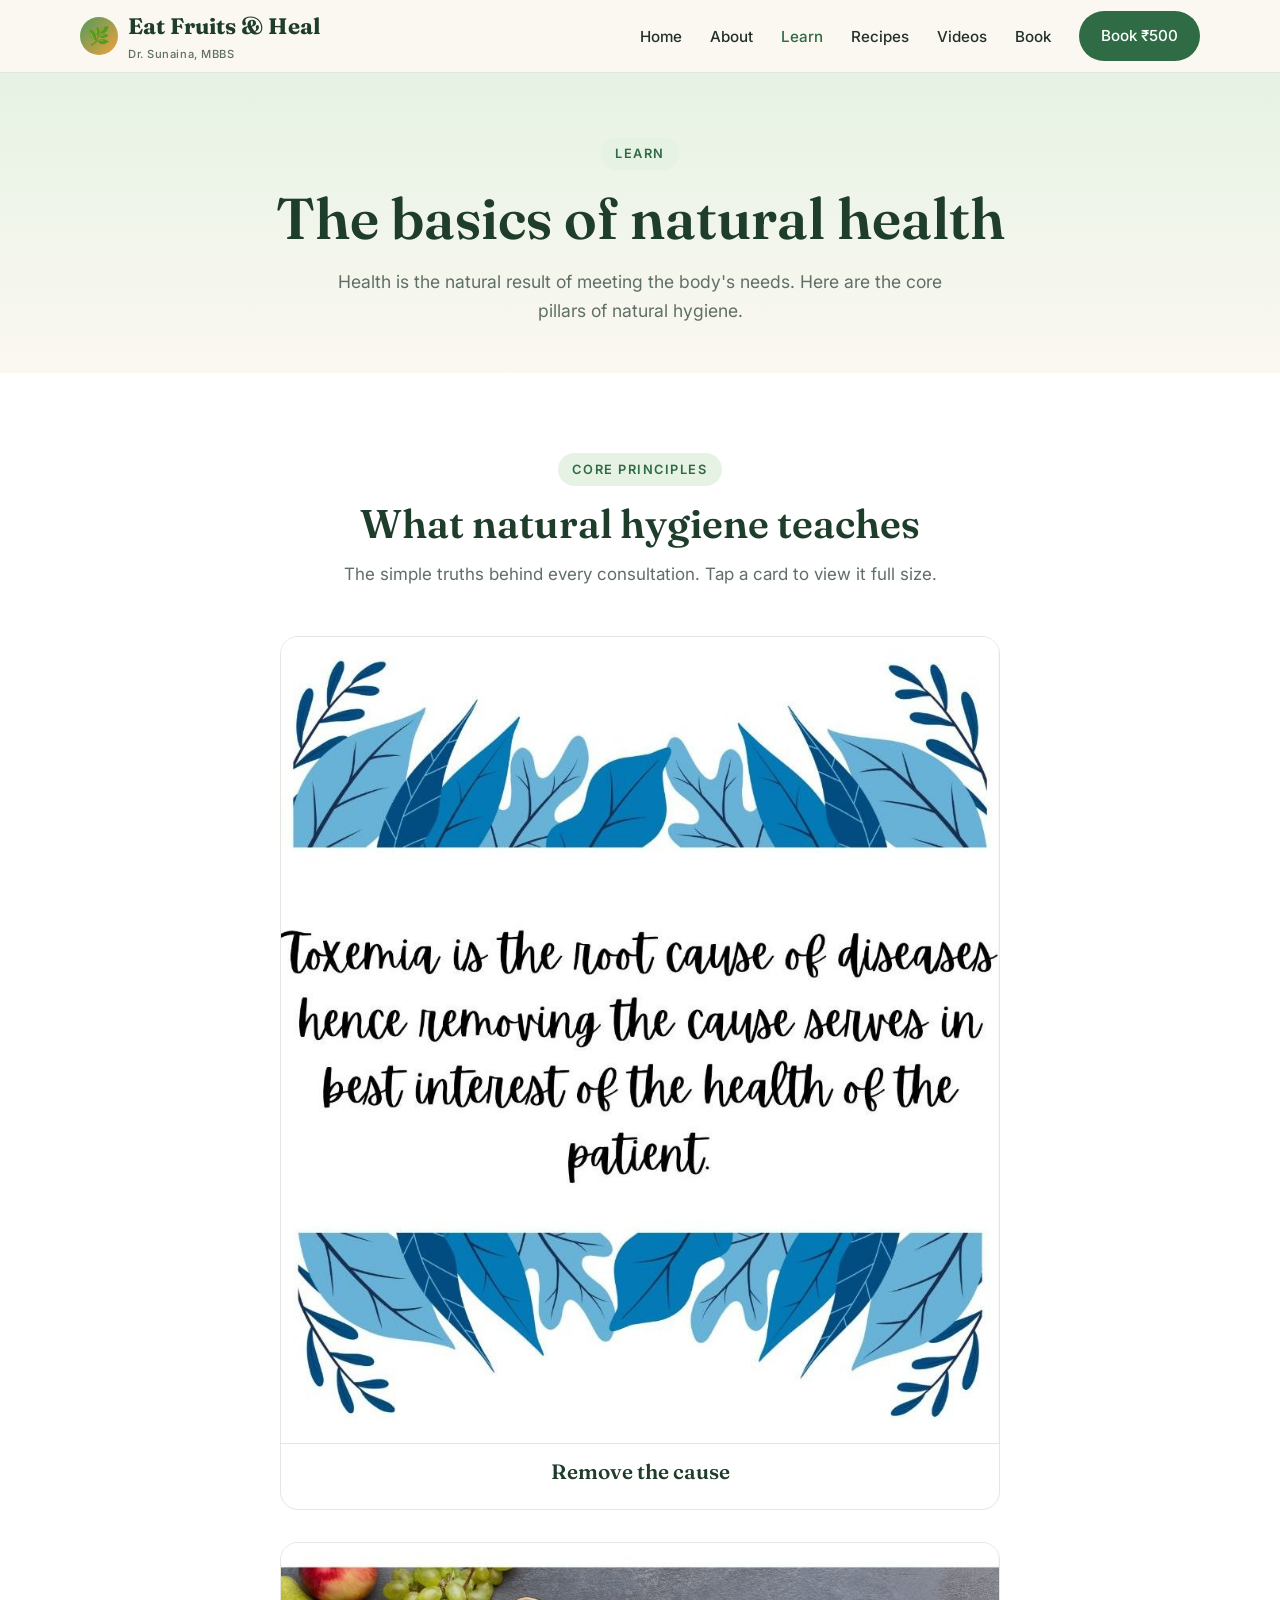
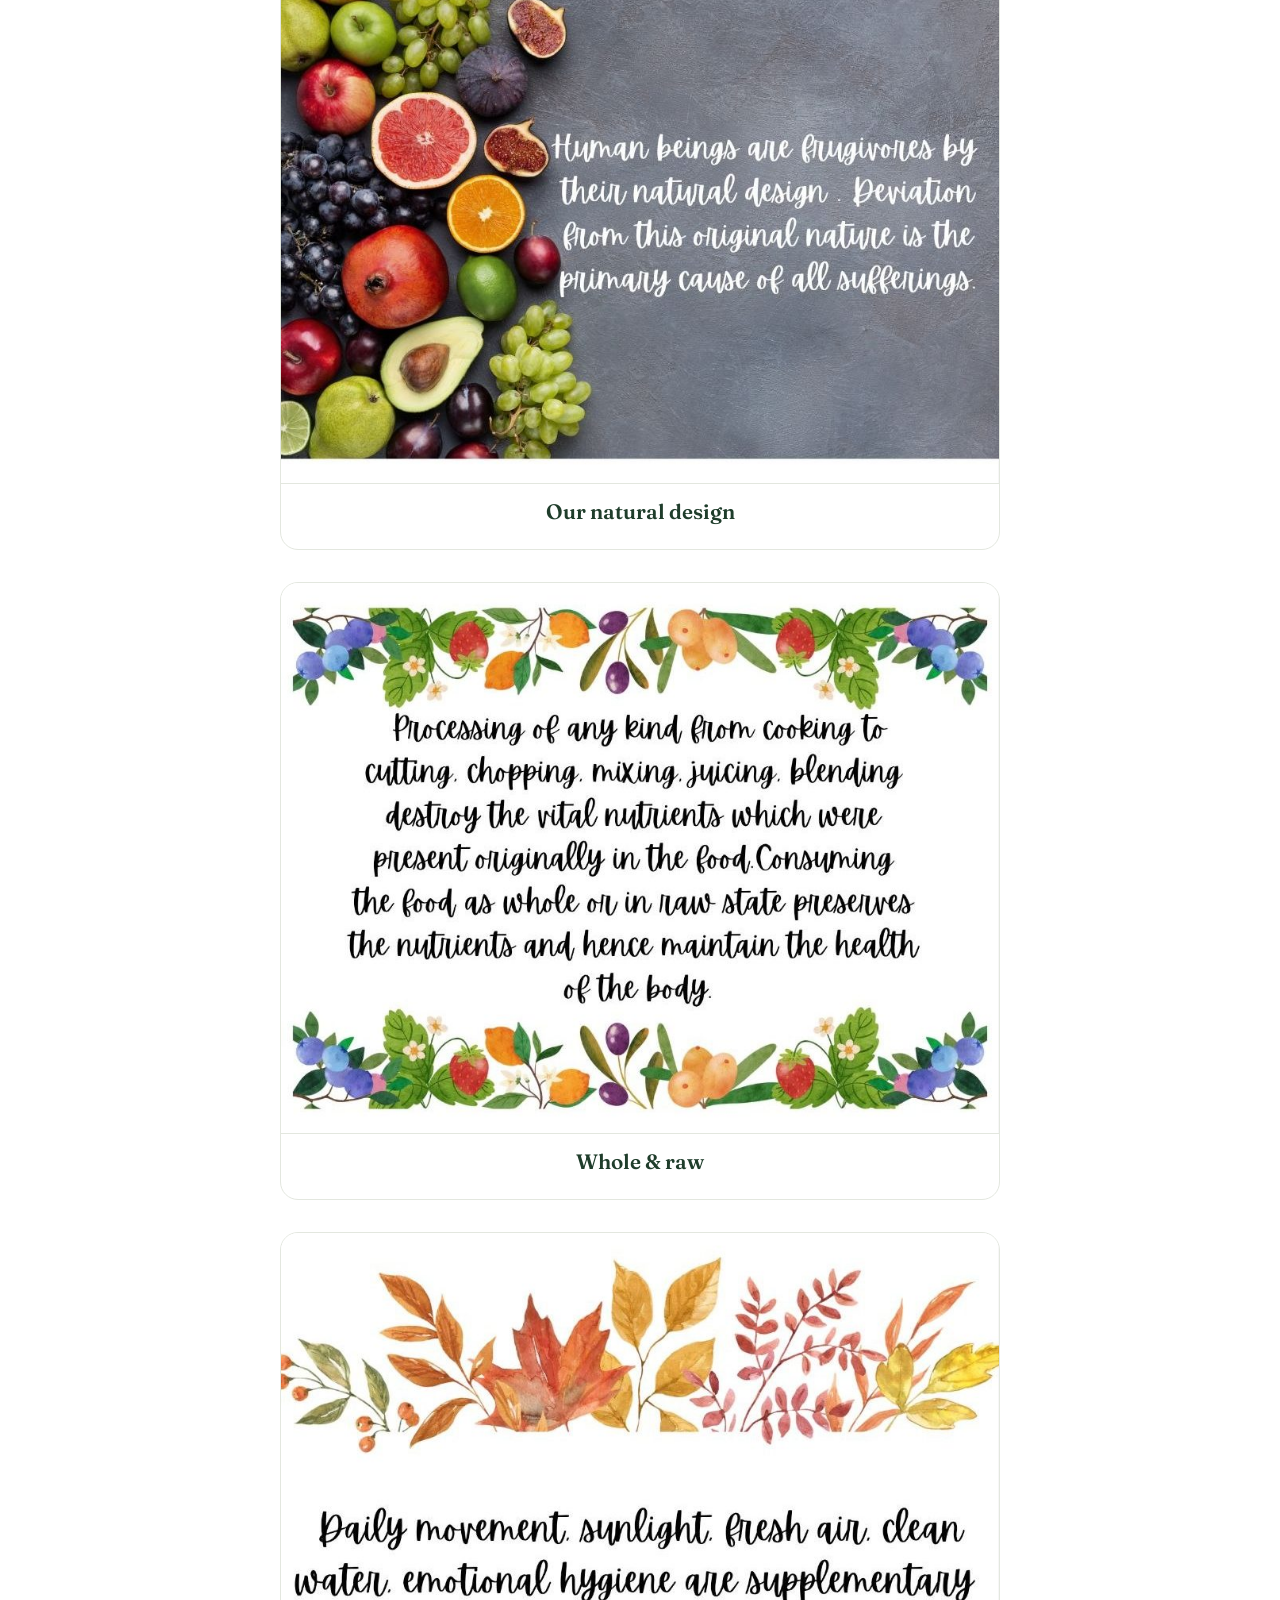
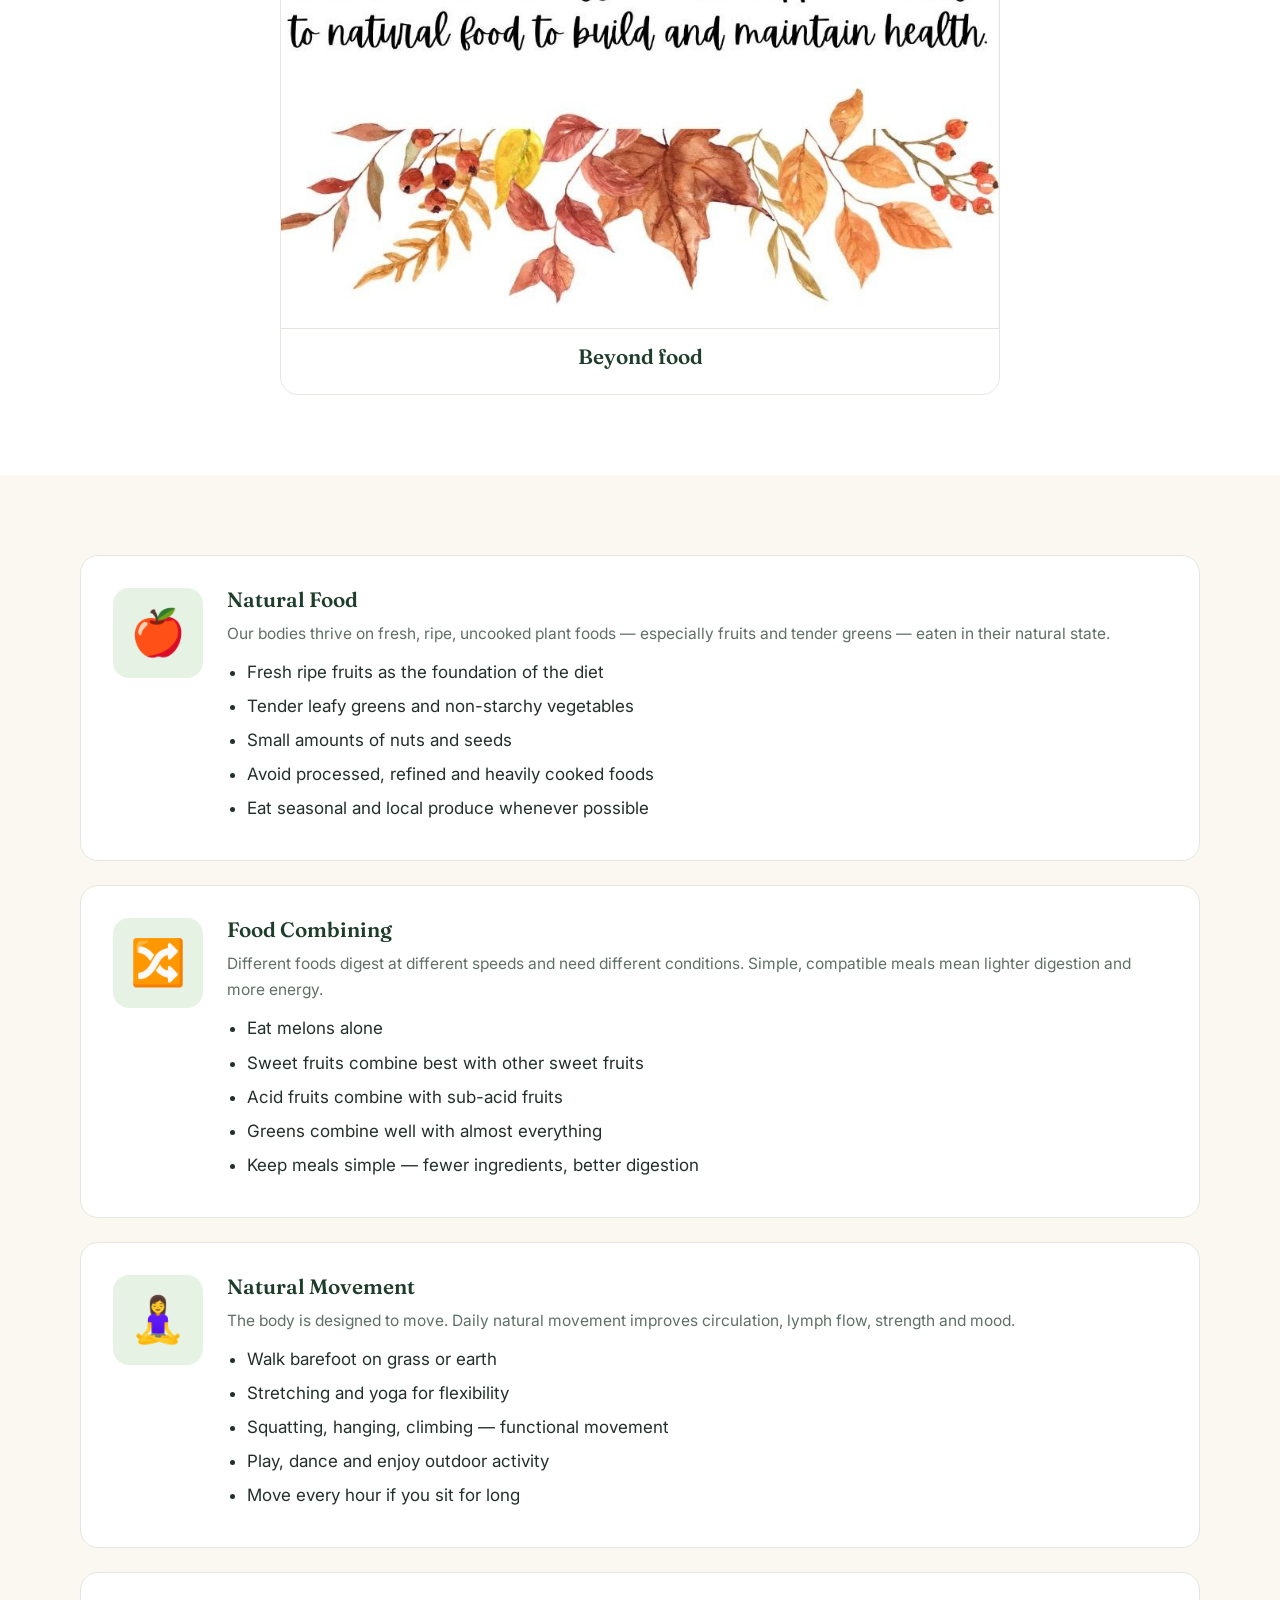
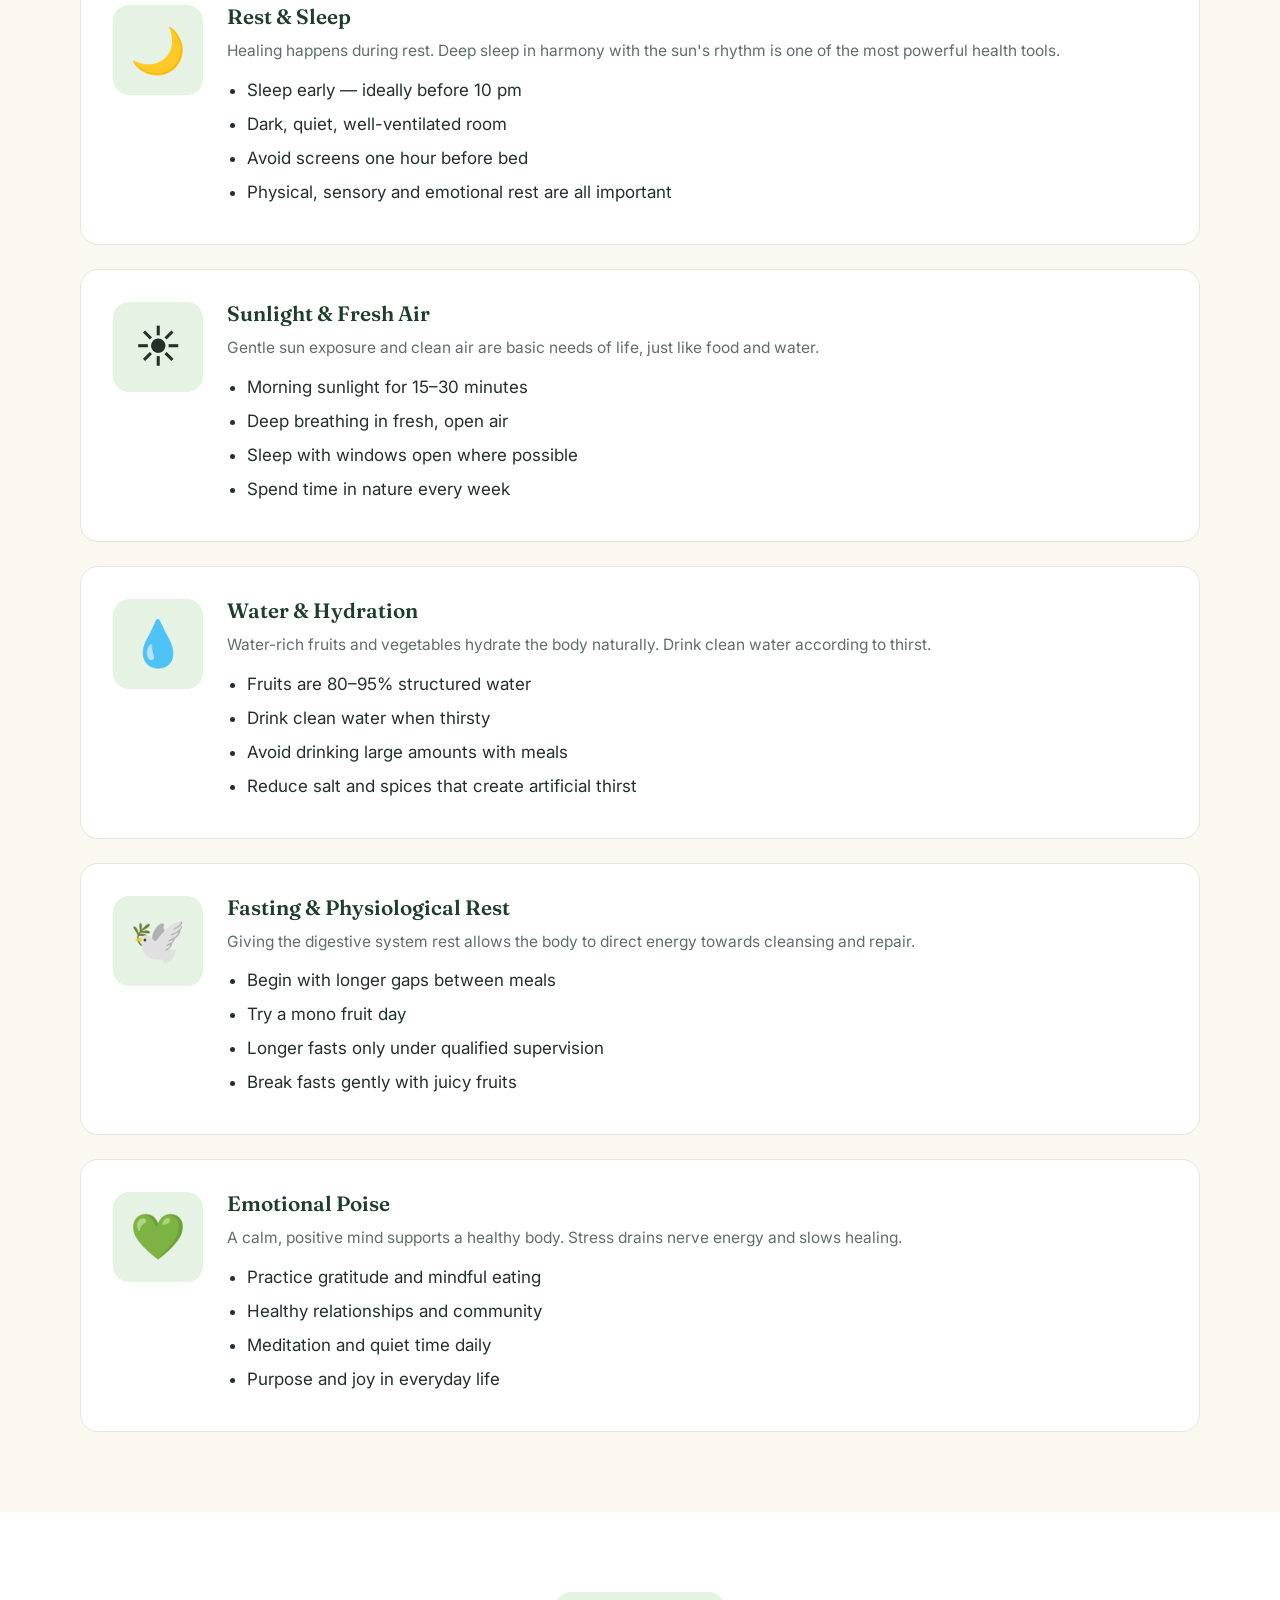
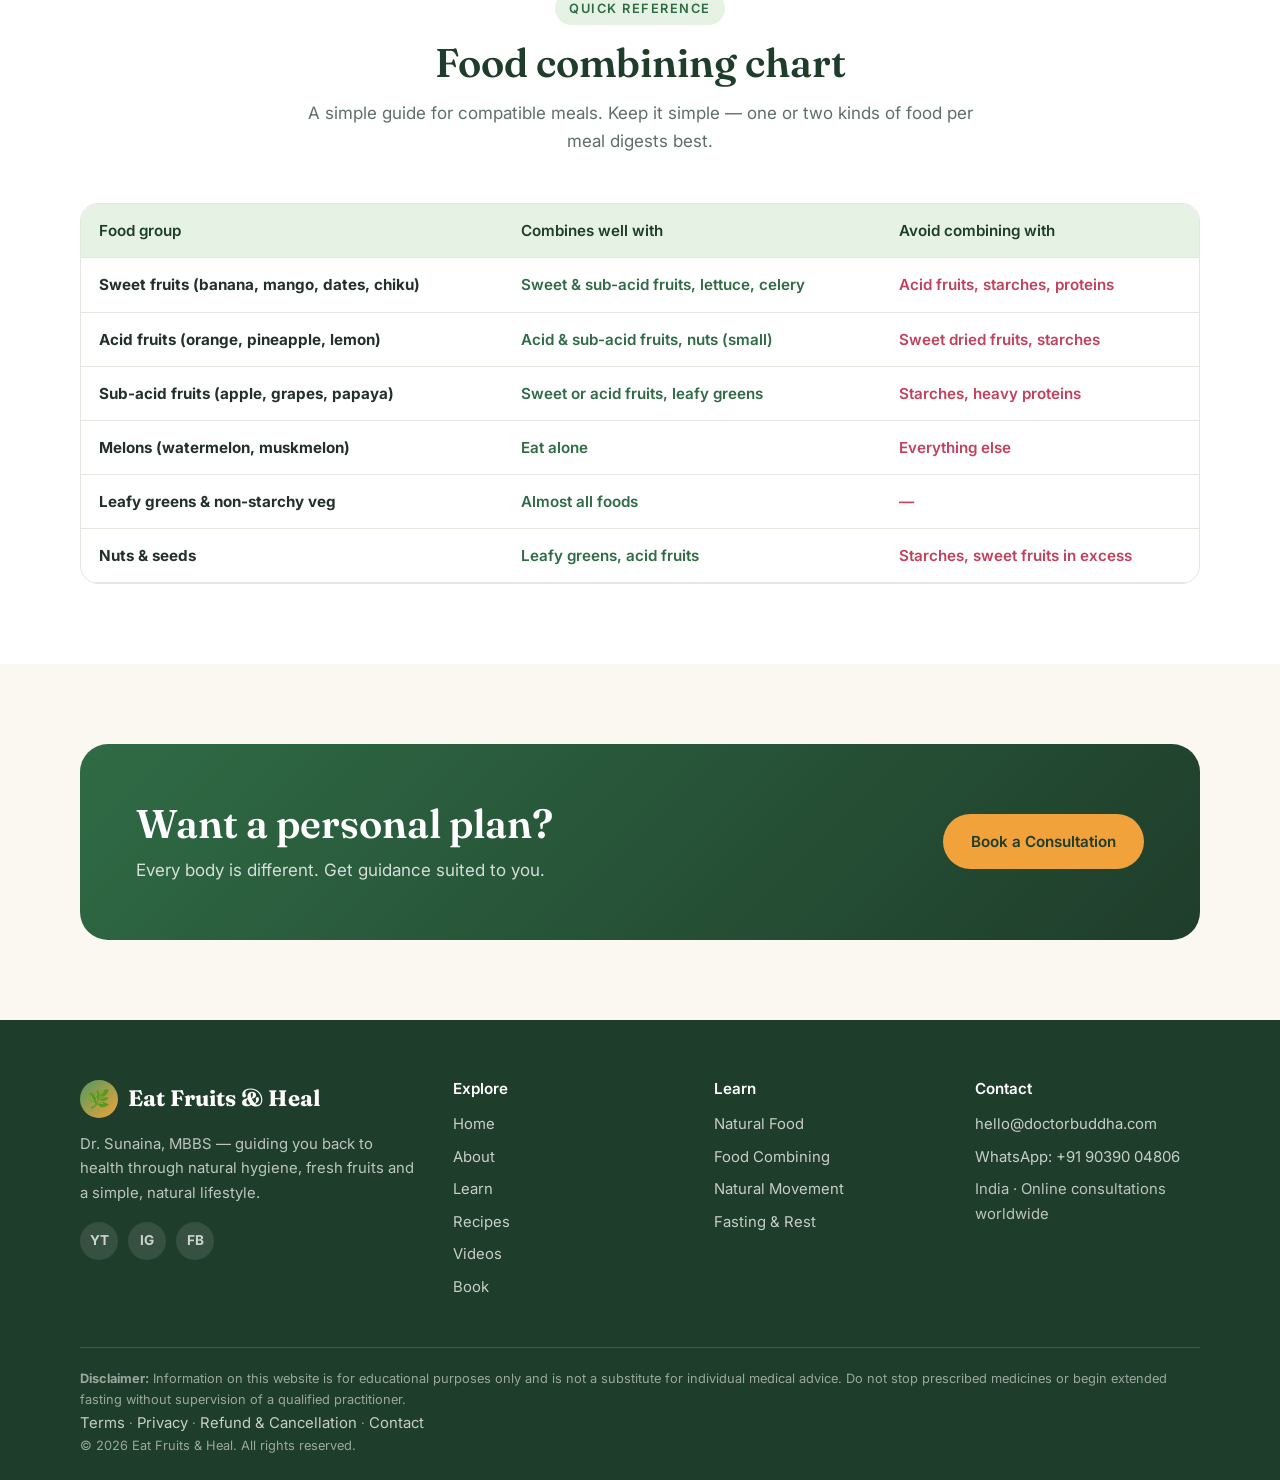
<file: learn.html>
<!DOCTYPE html>
<html lang="en">
<head>
<meta charset="UTF-8">
<meta name="viewport" content="width=device-width, initial-scale=1.0">
<title>Learn Natural Hygiene — Eat Fruits &amp; Heal</title>
<meta name="description" content="Natural food, food combining, natural movement, rest, sunlight, hydration, fasting and emotional poise explained by Dr. Sunaina.">
<meta property="og:title" content="Learn Natural Hygiene — Eat Fruits &amp; Heal">
<meta property="og:description" content="Natural food, food combining, natural movement, rest, sunlight, hydration, fasting and emotional poise explained by Dr. Sunaina.">
<meta property="og:image" content="https://doctorbuddha.com/assets/sunaina.jpg">
<meta property="og:url" content="https://doctorbuddha.com/learn.html">
<link rel="canonical" href="https://doctorbuddha.com/learn.html">
<link rel="icon" href="data:image/svg+xml,<svg xmlns=%22http://www.w3.org/2000/svg%22 viewBox=%220 0 100 100%22><text y=%22.9em%22 font-size=%2290%22>🌿</text></svg>">
<link rel="preconnect" href="https://fonts.googleapis.com">
<link rel="preconnect" href="https://fonts.gstatic.com" crossorigin>
<link href="https://fonts.googleapis.com/css2?family=Fraunces:ital,opsz,wght@0,9..144,500;0,9..144,600;0,9..144,700;1,9..144,500&family=Inter:wght@400;500;600;700&display=swap" rel="stylesheet">
<link rel="stylesheet" href="css/style.css">
</head>
<body data-page="learn">
<header id="site-header"></header>

<section class="page-hero">
  <div class="container">
    <span class="eyebrow">Learn</span>
    <h1>The basics of natural health</h1>
    <p>Health is the natural result of meeting the body's needs. Here are the core pillars of natural hygiene.</p>
  </div>
</section>

<section class="section alt" id="principles">
  <div class="container">
    <div class="section-head">
      <span class="eyebrow">Core principles</span>
      <h2>What natural hygiene teaches</h2>
      <p>The simple truths behind every consultation. Tap a card to view it full size.</p>
    </div>
    <div class="principles-list" id="principles-grid"></div>
  </div>
</section>

<section class="section">
  <div class="container">
    <div class="grid" id="topic-list"></div>
  </div>
</section>

<section class="section alt" id="combining-chart">
  <div class="container">
    <div class="section-head">
      <span class="eyebrow">Quick reference</span>
      <h2>Food combining chart</h2>
      <p>A simple guide for compatible meals. Keep it simple — one or two kinds of food per meal digests best.</p>
    </div>
    <div class="table-wrap">
      <table>
        <thead><tr><th>Food group</th><th>Combines well with</th><th>Avoid combining with</th></tr></thead>
        <tbody id="combining-table"></tbody>
      </table>
    </div>
  </div>
</section>

<section class="section">
  <div class="container">
    <div class="cta">
      <div><h2>Want a personal plan?</h2><p>Every body is different. Get guidance suited to you.</p></div>
      <a href="book.html" class="btn btn-mango">Book a Consultation</a>
    </div>
  </div>
</section>

<footer id="site-footer"></footer>
<script src="js/content.js"></script>
<script src="js/main.js"></script>
</body>
</html>
</file>
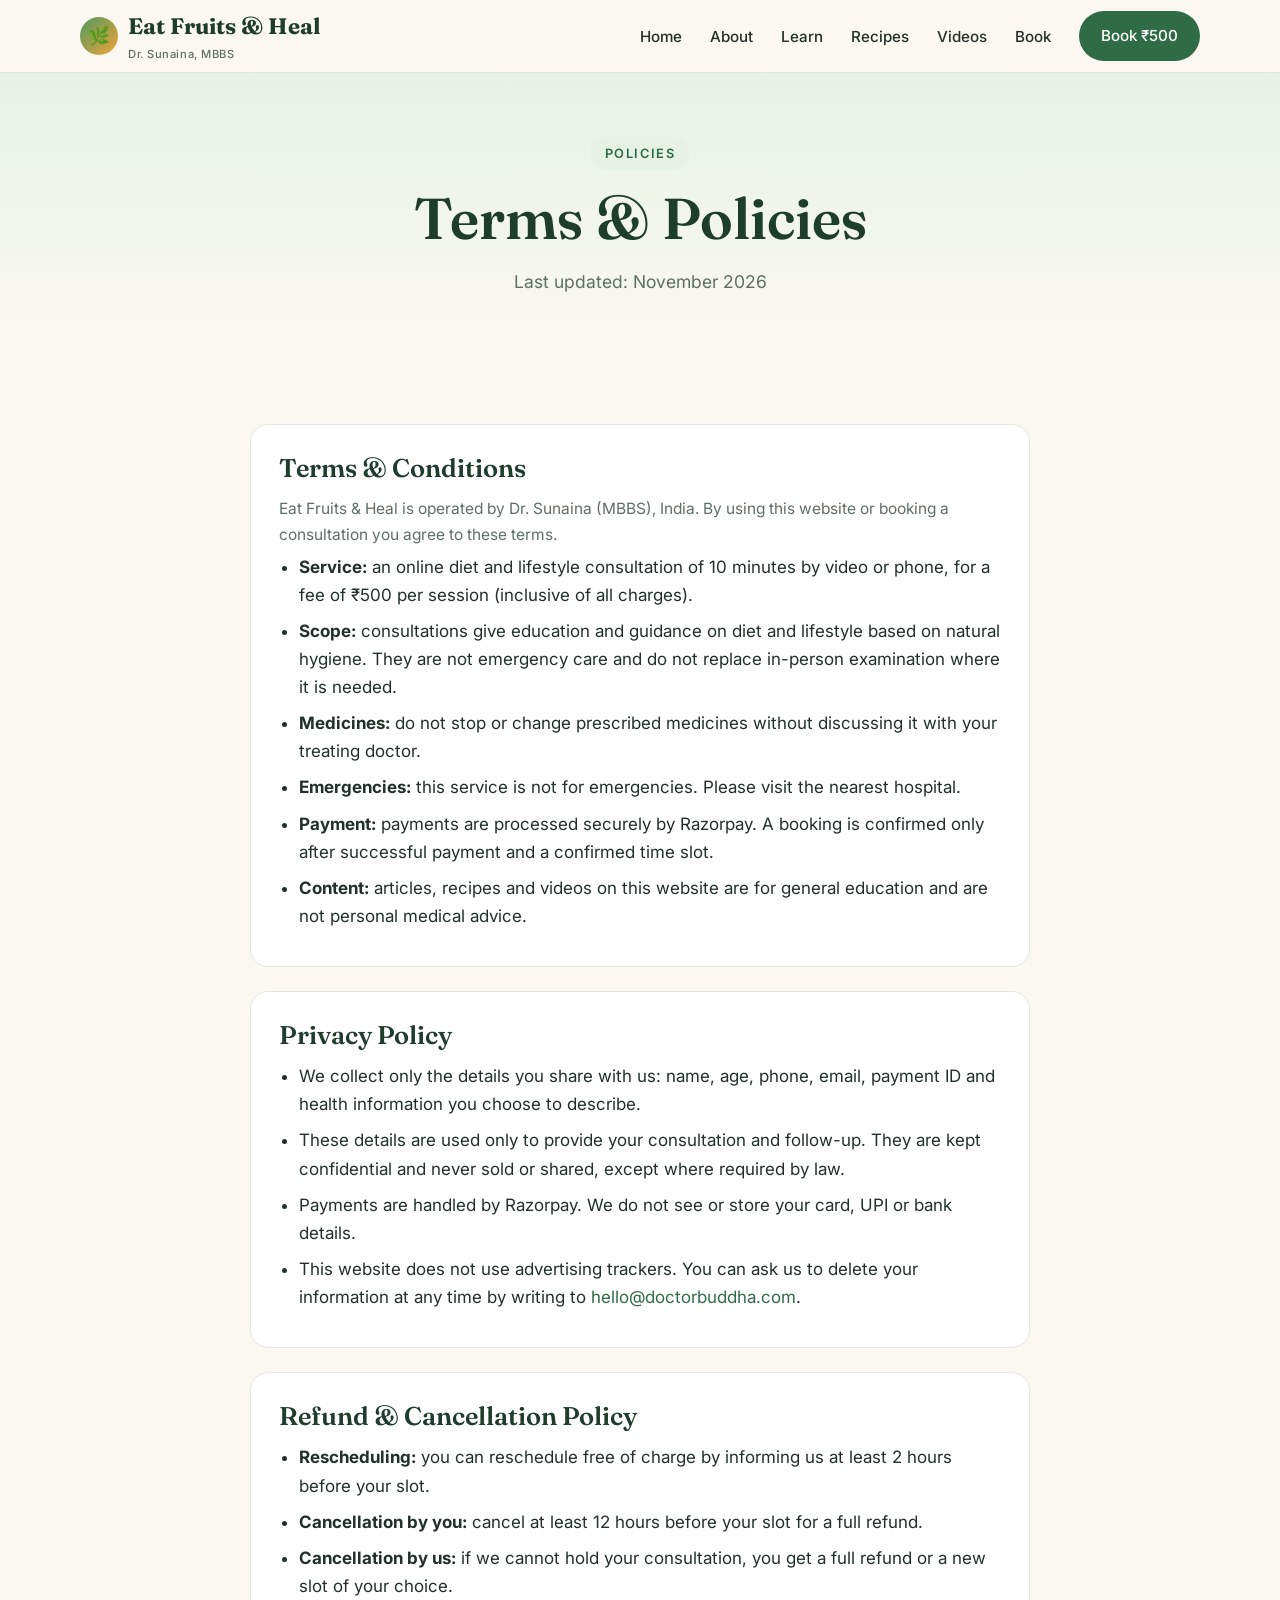
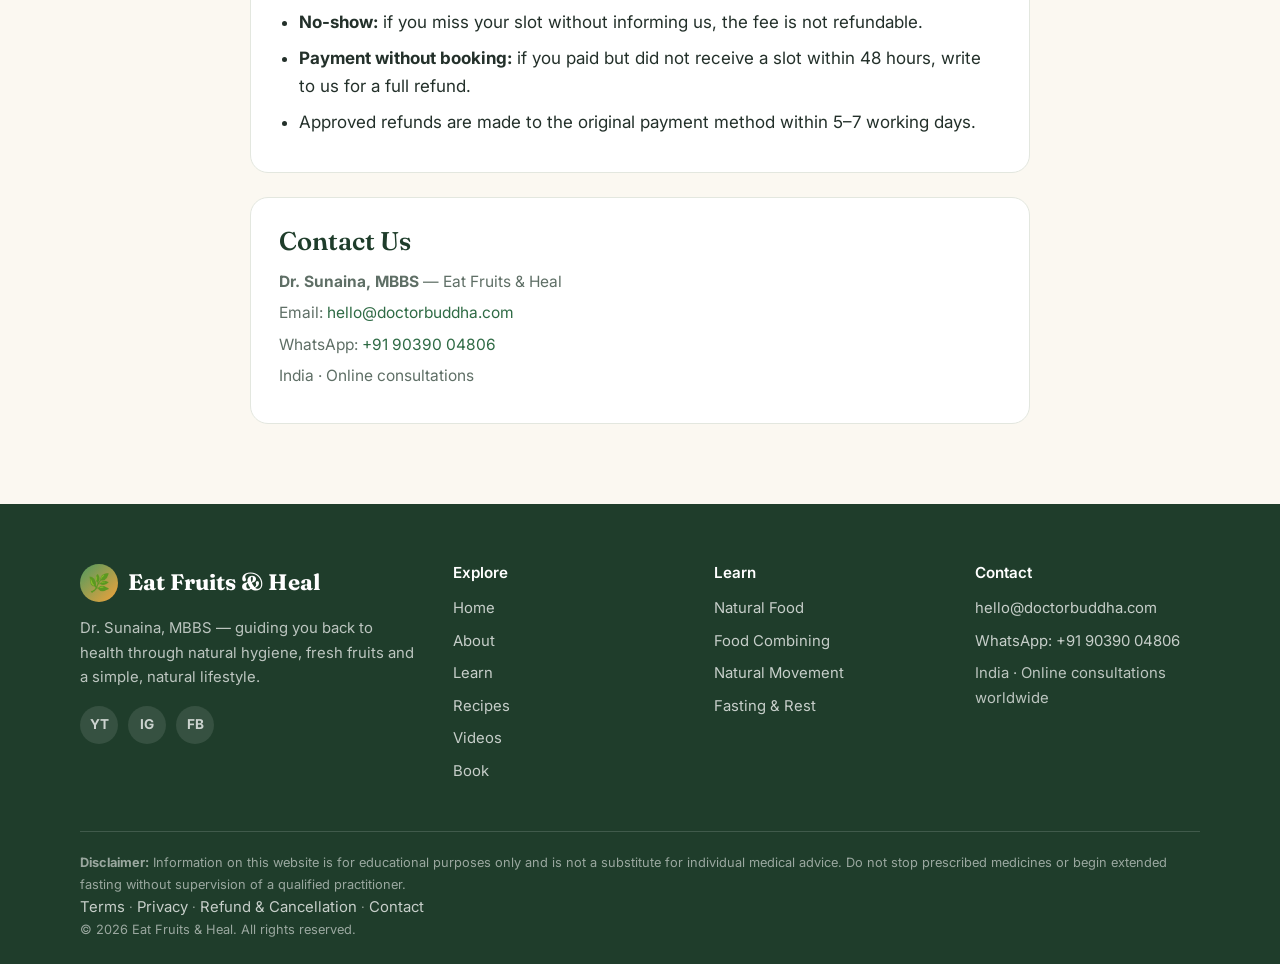
<file: policies.html>
<!DOCTYPE html>
<html lang="en">
<head>
<meta charset="UTF-8">
<meta name="viewport" content="width=device-width, initial-scale=1.0">
<title>Policies — Eat Fruits &amp; Heal</title>
<meta name="description" content="Terms, privacy, refund and cancellation policies of Eat Fruits &amp; Heal.">
<meta property="og:title" content="Policies — Eat Fruits &amp; Heal">
<meta property="og:description" content="Terms, privacy, refund and cancellation policies of Eat Fruits &amp; Heal.">
<meta property="og:image" content="https://doctorbuddha.com/assets/sunaina.jpg">
<meta property="og:url" content="https://doctorbuddha.com/policies.html">
<link rel="canonical" href="https://doctorbuddha.com/policies.html">
<link rel="icon" href="data:image/svg+xml,<svg xmlns=%22http://www.w3.org/2000/svg%22 viewBox=%220 0 100 100%22><text y=%22.9em%22 font-size=%2290%22>🌿</text></svg>">
<link rel="preconnect" href="https://fonts.googleapis.com">
<link rel="preconnect" href="https://fonts.gstatic.com" crossorigin>
<link href="https://fonts.googleapis.com/css2?family=Fraunces:ital,opsz,wght@0,9..144,500;0,9..144,600;0,9..144,700;1,9..144,500&family=Inter:wght@400;500;600;700&display=swap" rel="stylesheet">
<link rel="stylesheet" href="css/style.css">
</head>
<body data-page="policies">
<header id="site-header"></header>

<section class="page-hero">
  <div class="container">
    <span class="eyebrow">Policies</span>
    <h1>Terms & Policies</h1>
    <p>Last updated: November 2026</p>
  </div>
</section>

<section class="section">
  <div class="container policy">
    <article class="card" id="terms">
      <h2>Terms & Conditions</h2>
      <p>Eat Fruits &amp; Heal is operated by Dr. Sunaina (MBBS), India. By using this website or booking a consultation you agree to these terms.</p>
      <ul>
        <li><strong>Service:</strong> an online diet and lifestyle consultation of <span data-minutes>10</span> minutes by video or phone, for a fee of ₹<span data-fee>500</span> per session (inclusive of all charges).</li>
        <li><strong>Scope:</strong> consultations give education and guidance on diet and lifestyle based on natural hygiene. They are not emergency care and do not replace in-person examination where it is needed.</li>
        <li><strong>Medicines:</strong> do not stop or change prescribed medicines without discussing it with your treating doctor.</li>
        <li><strong>Emergencies:</strong> this service is not for emergencies. Please visit the nearest hospital.</li>
        <li><strong>Payment:</strong> payments are processed securely by Razorpay. A booking is confirmed only after successful payment and a confirmed time slot.</li>
        <li><strong>Content:</strong> articles, recipes and videos on this website are for general education and are not personal medical advice.</li>
      </ul>
    </article>

    <article class="card" id="privacy">
      <h2>Privacy Policy</h2>
      <ul>
        <li>We collect only the details you share with us: name, age, phone, email, payment ID and health information you choose to describe.</li>
        <li>These details are used only to provide your consultation and follow-up. They are kept confidential and never sold or shared, except where required by law.</li>
        <li>Payments are handled by Razorpay. We do not see or store your card, UPI or bank details.</li>
        <li>This website does not use advertising trackers. You can ask us to delete your information at any time by writing to <a data-email></a>.</li>
      </ul>
    </article>

    <article class="card" id="refund">
      <h2>Refund & Cancellation Policy</h2>
      <ul>
        <li><strong>Rescheduling:</strong> you can reschedule free of charge by informing us at least 2 hours before your slot.</li>
        <li><strong>Cancellation by you:</strong> cancel at least 12 hours before your slot for a full refund.</li>
        <li><strong>Cancellation by us:</strong> if we cannot hold your consultation, you get a full refund or a new slot of your choice.</li>
        <li><strong>No-show:</strong> if you miss your slot without informing us, the fee is not refundable.</li>
        <li><strong>Payment without booking:</strong> if you paid but did not receive a slot within 48 hours, write to us for a full refund.</li>
        <li>Approved refunds are made to the original payment method within 5–7 working days.</li>
      </ul>
    </article>

    <article class="card" id="contact">
      <h2>Contact Us</h2>
      <p><strong>Dr. Sunaina, MBBS</strong> — Eat Fruits &amp; Heal</p>
      <p>Email: <a data-email></a></p>
      <p>WhatsApp: <a data-phone></a></p>
      <p>India · Online consultations</p>
      <p data-regno></p>
    </article>
  </div>
</section>
<footer id="site-footer"></footer>
<script src="js/content.js"></script>
<script src="js/main.js"></script>
</body>
</html>
</file>
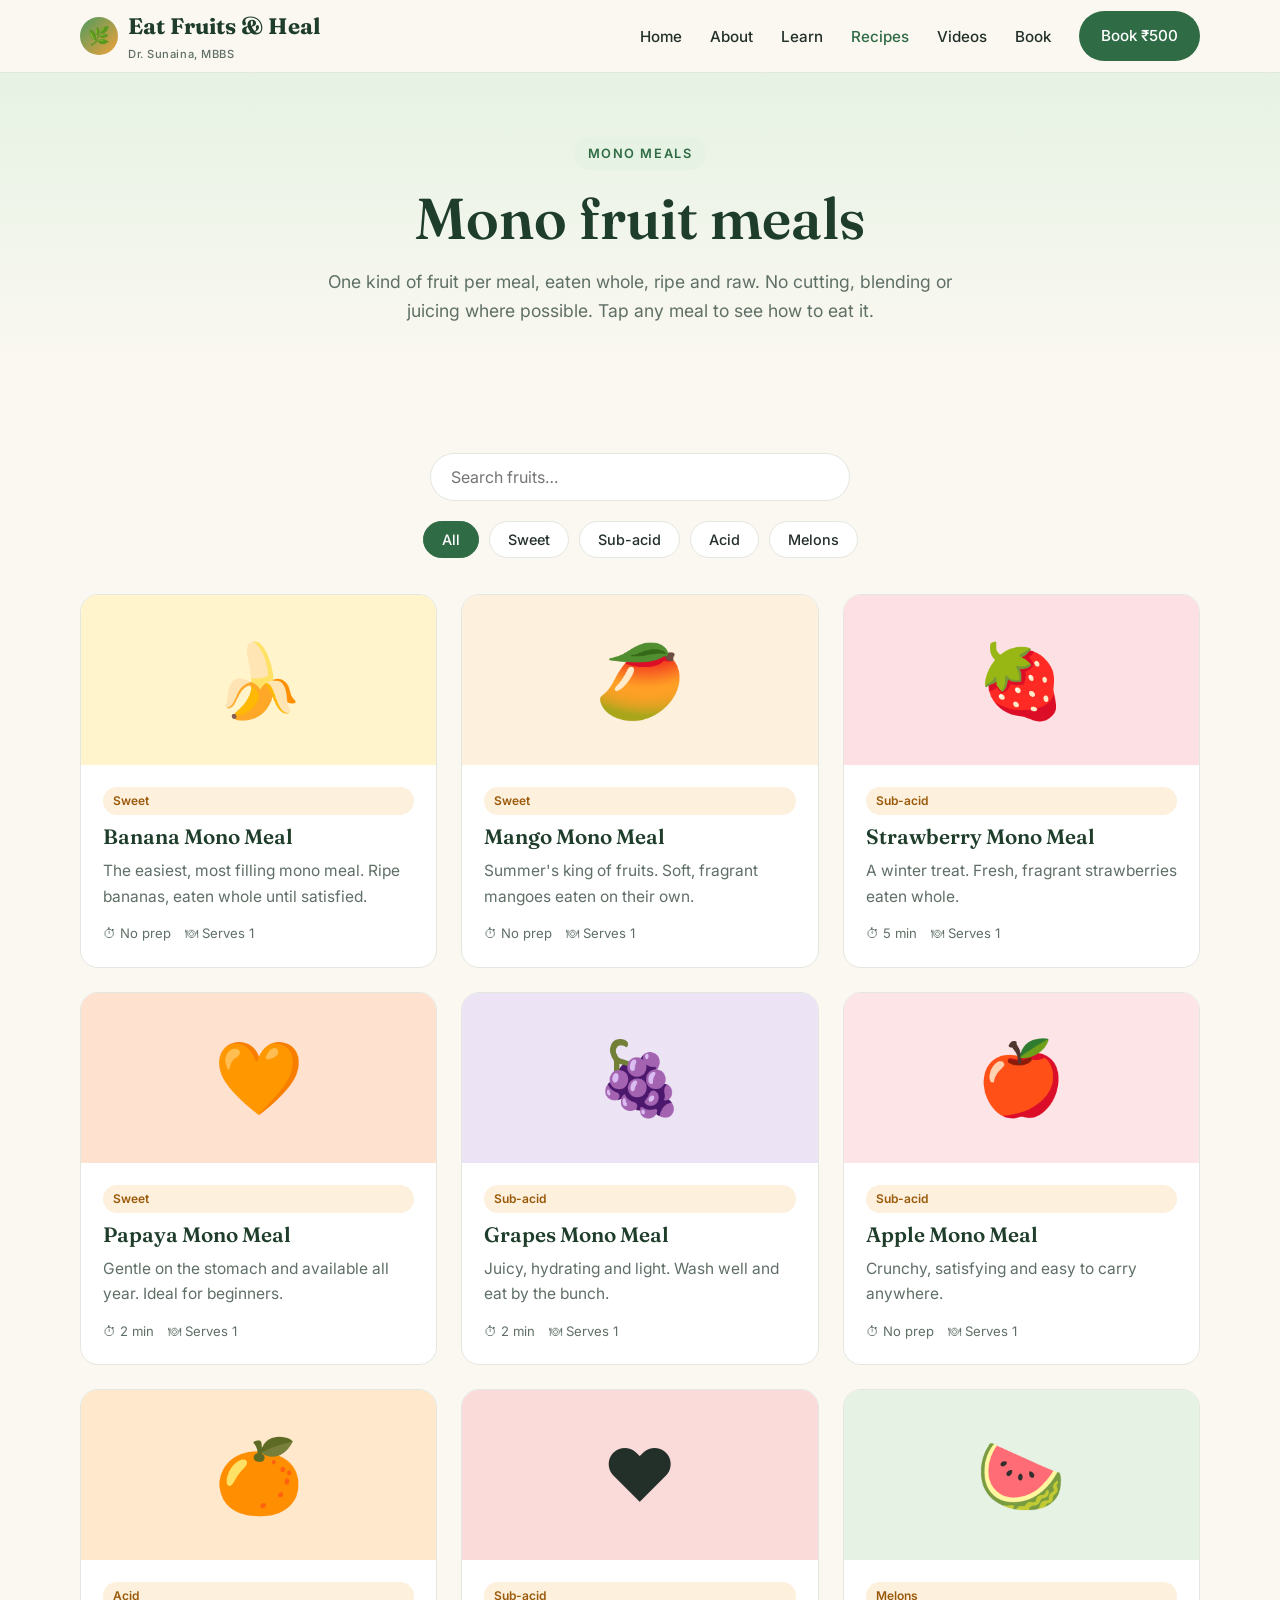
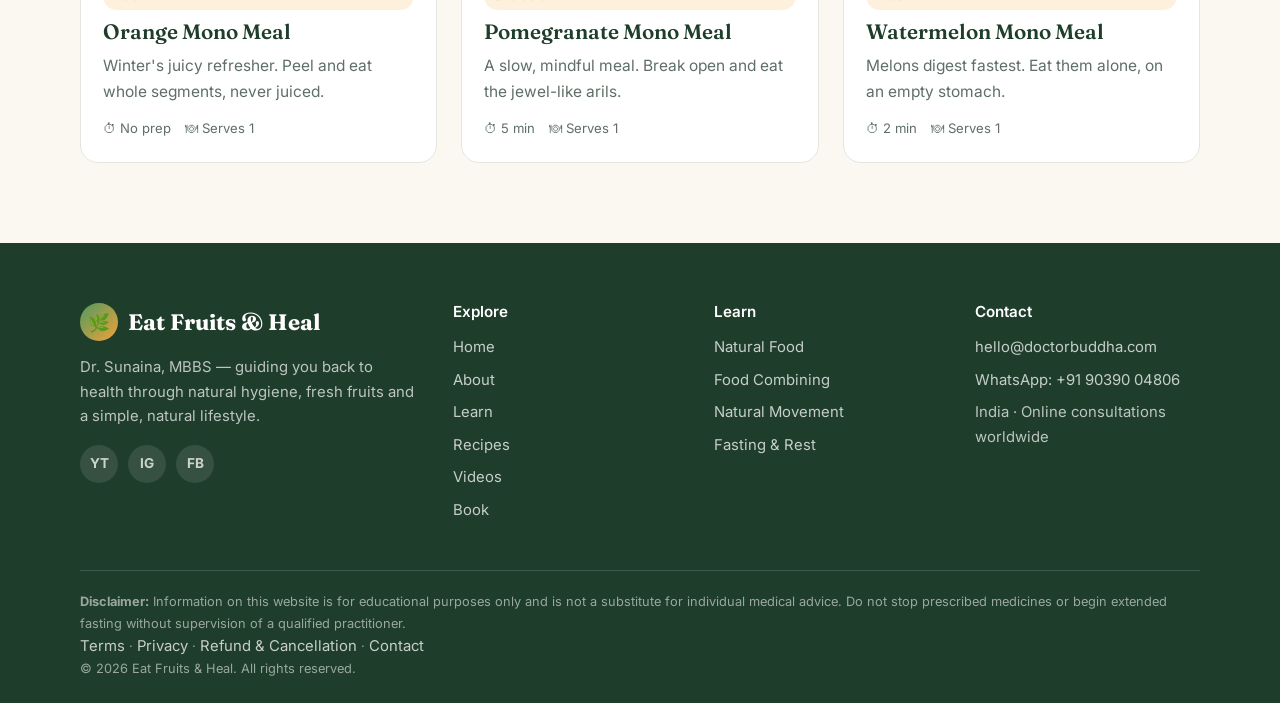
<file: recipes.html>
<!DOCTYPE html>
<html lang="en">
<head>
<meta charset="UTF-8">
<meta name="viewport" content="width=device-width, initial-scale=1.0">
<title>Raw Vegan & Fruit Recipes — Eat Fruits &amp; Heal</title>
<meta name="description" content="Mono fruit meals: one kind of whole, ripe, raw fruit per meal — the simplest way to eat for health.">
<meta property="og:title" content="Raw Vegan & Fruit Recipes — Eat Fruits &amp; Heal">
<meta property="og:description" content="Mono fruit meals: one kind of whole, ripe, raw fruit per meal — the simplest way to eat for health.">
<meta property="og:image" content="https://doctorbuddha.com/assets/sunaina.jpg">
<meta property="og:url" content="https://doctorbuddha.com/recipes.html">
<link rel="canonical" href="https://doctorbuddha.com/recipes.html">
<link rel="icon" href="data:image/svg+xml,<svg xmlns=%22http://www.w3.org/2000/svg%22 viewBox=%220 0 100 100%22><text y=%22.9em%22 font-size=%2290%22>🌿</text></svg>">
<link rel="preconnect" href="https://fonts.googleapis.com">
<link rel="preconnect" href="https://fonts.gstatic.com" crossorigin>
<link href="https://fonts.googleapis.com/css2?family=Fraunces:ital,opsz,wght@0,9..144,500;0,9..144,600;0,9..144,700;1,9..144,500&family=Inter:wght@400;500;600;700&display=swap" rel="stylesheet">
<link rel="stylesheet" href="css/style.css">
</head>
<body data-page="recipes">
<header id="site-header"></header>

<section class="page-hero">
  <div class="container">
    <span class="eyebrow">Mono meals</span>
    <h1>Mono fruit meals</h1>
    <p>One kind of fruit per meal, eaten whole, ripe and raw. No cutting, blending or juicing where possible. Tap any meal to see how to eat it.</p>
  </div>
</section>

<section class="section">
  <div class="container">
    <input type="search" id="recipe-search" class="search" placeholder="Search fruits…">
    <div class="filters" id="recipe-filters"></div>
    <div class="grid grid-3" id="recipe-grid"></div>
  </div>
</section>

<footer id="site-footer"></footer>
<script src="js/content.js"></script>
<script src="js/main.js"></script>
</body>
</html>
</file>
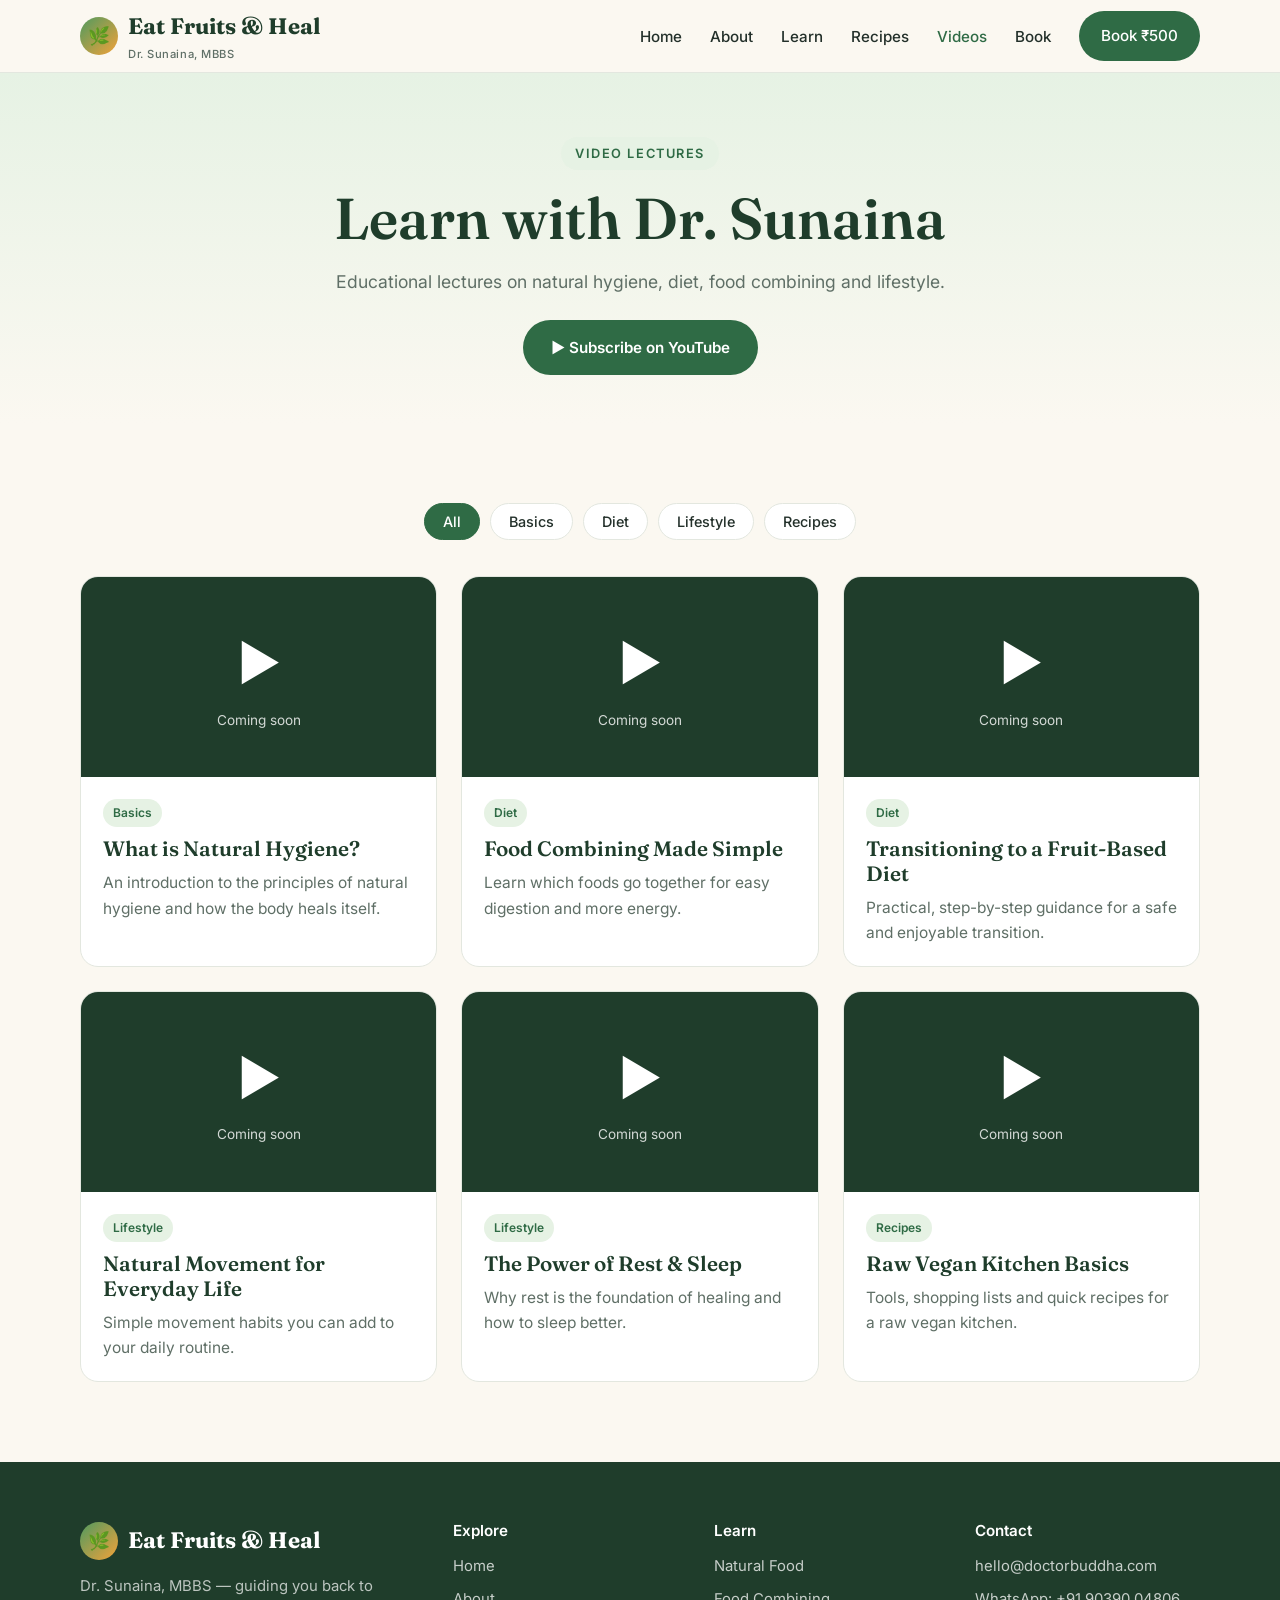
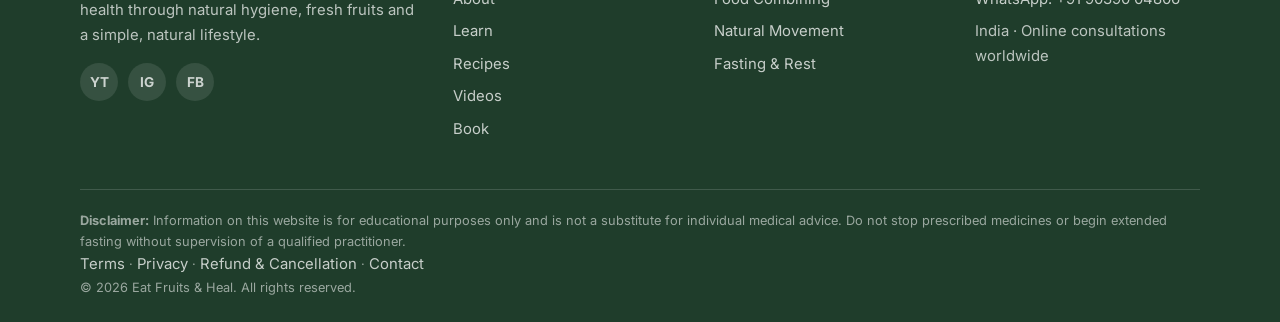
<file: videos.html>
<!DOCTYPE html>
<html lang="en">
<head>
<meta charset="UTF-8">
<meta name="viewport" content="width=device-width, initial-scale=1.0">
<title>Video Lectures — Eat Fruits &amp; Heal</title>
<meta name="description" content="Educational video lectures on natural hygiene, raw vegan diet and natural lifestyle by Dr. Sunaina.">
<meta property="og:title" content="Video Lectures — Eat Fruits &amp; Heal">
<meta property="og:description" content="Educational video lectures on natural hygiene, raw vegan diet and natural lifestyle by Dr. Sunaina.">
<meta property="og:image" content="https://doctorbuddha.com/assets/sunaina.jpg">
<meta property="og:url" content="https://doctorbuddha.com/videos.html">
<link rel="canonical" href="https://doctorbuddha.com/videos.html">
<link rel="icon" href="data:image/svg+xml,<svg xmlns=%22http://www.w3.org/2000/svg%22 viewBox=%220 0 100 100%22><text y=%22.9em%22 font-size=%2290%22>🌿</text></svg>">
<link rel="preconnect" href="https://fonts.googleapis.com">
<link rel="preconnect" href="https://fonts.gstatic.com" crossorigin>
<link href="https://fonts.googleapis.com/css2?family=Fraunces:ital,opsz,wght@0,9..144,500;0,9..144,600;0,9..144,700;1,9..144,500&family=Inter:wght@400;500;600;700&display=swap" rel="stylesheet">
<link rel="stylesheet" href="css/style.css">
</head>
<body data-page="videos">
<header id="site-header"></header>

<section class="page-hero">
  <div class="container">
    <span class="eyebrow">Video lectures</span>
    <h1>Learn with Dr. Sunaina</h1>
    <p>Educational lectures on natural hygiene, diet, food combining and lifestyle.</p>
    <a data-youtube target="_blank" rel="noopener" class="btn btn-primary" style="margin-top:24px">▶ Subscribe on YouTube</a>
  </div>
</section>

<section class="section">
  <div class="container">
    <div class="filters" id="video-filters"></div>
    <div class="grid grid-3" id="video-grid"></div>
  </div>
</section>

<footer id="site-footer"></footer>
<script src="js/content.js"></script>
<script src="js/main.js"></script>
</body>
</html>
</file>
<file: css/style.css>
:root {
  --green-900: #1f3d2b;
  --green-700: #2f6b45;
  --green-500: #4f9a5f;
  --green-100: #e6f2e4;
  --mango: #f2a23a;
  --mango-100: #fdf0dc;
  --berry: #c2415d;
  --cream: #fbf8f1;
  --white: #ffffff;
  --ink: #23302a;
  --muted: #5f6f66;
  --line: #e3e7df;
  --radius: 18px;
  --shadow: 0 10px 30px rgba(31, 61, 43, 0.08);
  --max: 1160px;
}

* { box-sizing: border-box; margin: 0; padding: 0; }
html { scroll-behavior: smooth; }
body {
  font-family: "Inter", system-ui, -apple-system, sans-serif;
  color: var(--ink);
  background: var(--cream);
  line-height: 1.65;
  font-size: 17px;
}
img { max-width: 100%; display: block; }
a { color: var(--green-700); text-decoration: none; }
a:hover { color: var(--green-900); }
h1, h2, h3, h4 { font-family: "Fraunces", Georgia, serif; color: var(--green-900); line-height: 1.2; font-weight: 600; }
h1 { font-size: clamp(2.2rem, 5vw, 3.6rem); }
h2 { font-size: clamp(1.7rem, 3.5vw, 2.5rem); }
h3 { font-size: 1.3rem; }
p { color: var(--muted); }

.container { max-width: var(--max); margin: 0 auto; padding: 0 20px; }
.section { padding: 80px 0; }
.section.alt { background: var(--white); }
.section-head { text-align: center; max-width: 680px; margin: 0 auto 48px; }
.section-head p { margin-top: 12px; }
.eyebrow {
  display: inline-block; font-size: 0.8rem; letter-spacing: 0.12em; text-transform: uppercase;
  color: var(--green-700); background: var(--green-100); padding: 6px 14px; border-radius: 999px; margin-bottom: 14px; font-weight: 600;
}

/* Header */
.site-header {
  position: sticky; top: 0; z-index: 50; background: rgba(251, 248, 241, 0.92);
  backdrop-filter: blur(10px); border-bottom: 1px solid var(--line);
}
.nav { display: flex; align-items: center; justify-content: space-between; height: 72px; }
.logo { display: flex; align-items: center; gap: 10px; font-family: "Fraunces", serif; font-size: 1.4rem; font-weight: 700; color: var(--green-900); }
.logo-mark {
  width: 38px; height: 38px; border-radius: 50%; display: grid; place-items: center;
  background: linear-gradient(135deg, var(--green-500), var(--mango)); color: #fff; font-size: 1.1rem;
}
.logo small { display: block; font-family: "Inter", sans-serif; font-size: 0.7rem; font-weight: 500; color: var(--muted); letter-spacing: 0.05em; }
.nav-links { display: flex; gap: 28px; list-style: none; align-items: center; }
.nav-links a { color: var(--ink); font-weight: 500; font-size: 0.95rem; }
.nav-links a.active, .nav-links a:hover { color: var(--green-700); }
.nav-toggle { display: none; background: none; border: 0; font-size: 1.6rem; cursor: pointer; color: var(--green-900); }

/* Buttons */
.btn {
  display: inline-flex; align-items: center; gap: 8px; padding: 13px 26px; border-radius: 999px;
  font-weight: 600; font-size: 0.95rem; border: 2px solid transparent; cursor: pointer; transition: 0.2s; font-family: inherit;
}
.btn-primary { background: var(--green-700); color: #fff; }
.btn-primary:hover { background: var(--green-900); color: #fff; }
.btn-outline { border-color: var(--green-700); color: var(--green-700); background: transparent; }
.btn-outline:hover { background: var(--green-700); color: #fff; }
.btn-mango { background: var(--mango); color: var(--green-900); }
.btn-mango:hover { background: #e08f22; color: var(--green-900); }

/* Hero */
.hero { padding: 70px 0 90px; overflow: hidden; }
.hero-grid { display: grid; grid-template-columns: 1.1fr 0.9fr; gap: 50px; align-items: center; }
.hero h1 span { color: var(--green-500); font-style: italic; }
.hero p.lead { font-size: 1.15rem; margin: 20px 0 32px; max-width: 540px; }
.hero-actions { display: flex; gap: 14px; flex-wrap: wrap; }
.hero-badges { display: flex; gap: 22px; margin-top: 36px; flex-wrap: wrap; }
.hero-badges div { font-size: 0.9rem; color: var(--muted); }
.hero-badges strong { display: block; font-family: "Fraunces", serif; font-size: 1.5rem; color: var(--green-900); }
.hero-art {
  position: relative; aspect-ratio: 1; border-radius: 50%;
  background: radial-gradient(circle at 30% 30%, var(--mango-100), var(--green-100) 70%);
  display: grid; place-items: center;
}
.hero-art .big { font-size: clamp(6rem, 16vw, 11rem); }
.floating {
  position: absolute; font-size: 2.6rem; background: #fff; width: 76px; height: 76px; border-radius: 50%;
  display: grid; place-items: center; box-shadow: var(--shadow); animation: float 5s ease-in-out infinite;
}
.floating:nth-child(2) { top: 6%; left: 8%; }
.floating:nth-child(3) { top: 12%; right: 4%; animation-delay: 1s; }
.floating:nth-child(4) { bottom: 10%; left: 2%; animation-delay: 2s; }
.floating:nth-child(5) { bottom: 4%; right: 12%; animation-delay: 3s; }
@keyframes float { 0%, 100% { transform: translateY(0); } 50% { transform: translateY(-12px); } }

/* Page hero */
.page-hero { padding: 64px 0 48px; text-align: center; background: linear-gradient(180deg, var(--green-100), var(--cream)); }
.page-hero p { max-width: 640px; margin: 14px auto 0; font-size: 1.1rem; }

/* Cards */
.grid { display: grid; gap: 24px; }
.grid-3 { grid-template-columns: repeat(3, 1fr); }
.grid-4 { grid-template-columns: repeat(4, 1fr); }
.grid-2 { grid-template-columns: repeat(2, 1fr); }
.card {
  background: var(--white); border: 1px solid var(--line); border-radius: var(--radius); padding: 28px;
  transition: transform 0.2s, box-shadow 0.2s;
}
.card:hover { transform: translateY(-4px); box-shadow: var(--shadow); }
.card .icon {
  width: 56px; height: 56px; border-radius: 16px; display: grid; place-items: center; font-size: 1.8rem;
  background: var(--green-100); margin-bottom: 18px;
}
.card h3 { margin-bottom: 8px; }
.card p { font-size: 0.97rem; }
.card .more { display: inline-block; margin-top: 14px; font-weight: 600; font-size: 0.92rem; }

/* About split */
.split { display: grid; grid-template-columns: 0.9fr 1.1fr; gap: 56px; align-items: center; }
.portrait {
  aspect-ratio: 4 / 5; border-radius: 28px; background: linear-gradient(160deg, var(--green-500), var(--green-900));
  display: grid; place-items: center; color: #fff; text-align: center; position: relative; overflow: hidden;
}
.portrait img { width: 100%; height: 100%; object-fit: cover; }
.portrait .initials { font-family: "Fraunces", serif; font-size: 5rem; }
.portrait .tag {
  position: absolute; bottom: 18px; left: 18px; right: 18px; background: rgba(255,255,255,0.95); color: var(--green-900);
  border-radius: 14px; padding: 12px 16px; font-size: 0.9rem; text-align: left;
}
.checklist { list-style: none; margin: 22px 0; }
.checklist li { padding-left: 32px; position: relative; margin-bottom: 12px; color: var(--ink); }
.checklist li::before {
  content: "✓"; position: absolute; left: 0; top: 2px; width: 22px; height: 22px; border-radius: 50%;
  background: var(--green-100); color: var(--green-700); display: grid; place-items: center; font-size: 0.75rem; font-weight: 700;
}

/* Quote band */
.quote-band { background: var(--green-900); color: #fff; padding: 70px 0; text-align: center; }
.quote-band blockquote { font-family: "Fraunces", serif; font-size: clamp(1.4rem, 3vw, 2.1rem); max-width: 820px; margin: 0 auto; line-height: 1.4; font-style: italic; }
.quote-band cite { display: block; margin-top: 18px; color: var(--mango); font-style: normal; font-size: 0.95rem; }

/* Filters */
.filters { display: flex; gap: 10px; flex-wrap: wrap; justify-content: center; margin-bottom: 36px; }
.chip {
  padding: 9px 18px; border-radius: 999px; border: 1px solid var(--line); background: var(--white);
  cursor: pointer; font-family: inherit; font-size: 0.9rem; color: var(--ink); font-weight: 500;
}
.chip.active, .chip:hover { background: var(--green-700); color: #fff; border-color: var(--green-700); }
.search {
  display: block; width: 100%; max-width: 420px; margin: 0 auto 20px; padding: 13px 20px; border-radius: 999px;
  border: 1px solid var(--line); font-family: inherit; font-size: 1rem; background: var(--white);
}

/* Recipe cards */
.recipe-card { padding: 0; overflow: hidden; cursor: pointer; display: flex; flex-direction: column; }
.recipe-thumb { height: 170px; display: grid; place-items: center; font-size: 4.5rem; }
.recipe-body { padding: 22px; flex: 1; display: flex; flex-direction: column; }
.recipe-meta { display: flex; gap: 14px; font-size: 0.82rem; color: var(--muted); margin-top: auto; padding-top: 14px; }
.badge { display: inline-block; font-size: 0.75rem; font-weight: 600; padding: 4px 10px; border-radius: 999px; background: var(--mango-100); color: #9a5a0b; margin-bottom: 10px; }

/* Modal */
.modal { position: fixed; inset: 0; background: rgba(20, 35, 26, 0.6); display: none; place-items: center; z-index: 100; padding: 20px; }
.modal.open { display: grid; }
.modal-box { background: var(--white); border-radius: 24px; max-width: 680px; width: 100%; max-height: 90vh; overflow-y: auto; position: relative; }
.modal-close { position: absolute; top: 14px; right: 14px; border: 0; background: #fff; width: 40px; height: 40px; border-radius: 50%; font-size: 1.3rem; cursor: pointer; box-shadow: var(--shadow); }
.modal-content { padding: 30px; }
.modal-content h4 { margin: 22px 0 10px; font-size: 1.1rem; }
.modal-content ul, .modal-content ol { padding-left: 22px; color: var(--ink); }
.modal-content li { margin-bottom: 6px; }
.tip { background: var(--green-100); border-radius: 14px; padding: 14px 18px; margin-top: 20px; font-size: 0.95rem; color: var(--green-900); }

/* Learn topics */
.topic { display: grid; grid-template-columns: 90px 1fr; gap: 24px; padding: 32px; }
.topic .icon { width: 90px; height: 90px; font-size: 2.8rem; margin: 0; }
.topic ul { margin-top: 12px; padding-left: 20px; color: var(--ink); }
.topic li { margin-bottom: 6px; }

/* Food combining table */
.table-wrap { overflow-x: auto; border-radius: var(--radius); border: 1px solid var(--line); background: var(--white); }
table { width: 100%; border-collapse: collapse; min-width: 560px; }
th, td { padding: 14px 18px; text-align: left; border-bottom: 1px solid var(--line); font-size: 0.95rem; }
th { background: var(--green-100); color: var(--green-900); font-weight: 600; }
.good { color: var(--green-700); font-weight: 600; }
.ok { color: #b47208; font-weight: 600; }
.bad { color: var(--berry); font-weight: 600; }

/* Videos */
.video-card { padding: 0; overflow: hidden; }
.video-frame { aspect-ratio: 16 / 9; background: var(--green-900); display: grid; place-items: center; color: #fff; font-size: 3rem; }
.video-frame iframe { width: 100%; height: 100%; border: 0; }
.video-body { padding: 20px 22px; }
.video-body .badge { background: var(--green-100); color: var(--green-700); }

/* Steps */
.steps { counter-reset: step; }
.step { position: relative; padding-top: 52px; }
.step::before {
  counter-increment: step; content: counter(step); position: absolute; top: 0; left: 28px;
  width: 42px; height: 42px; border-radius: 50%; background: var(--mango); color: var(--green-900);
  display: grid; place-items: center; font-weight: 700; font-family: "Fraunces", serif; font-size: 1.2rem; transform: translateY(20px);
}
.step.card { padding-top: 78px; }

/* Contact */
.contact-grid { display: grid; grid-template-columns: 1fr 1.2fr; gap: 40px; }
.contact-item { display: flex; gap: 16px; align-items: flex-start; margin-bottom: 22px; }
.contact-item .icon { margin: 0; flex-shrink: 0; }
form .field { margin-bottom: 16px; }
form label { display: block; font-size: 0.9rem; font-weight: 600; margin-bottom: 6px; color: var(--green-900); }
form input, form textarea, form select {
  width: 100%; padding: 13px 16px; border-radius: 12px; border: 1px solid var(--line); font-family: inherit; font-size: 1rem; background: var(--cream);
}
form input:focus, form textarea:focus, form select:focus { outline: 2px solid var(--green-500); border-color: transparent; }
.row-2 { display: grid; grid-template-columns: 1fr 1fr; gap: 14px; }

/* CTA */
.cta {
  background: linear-gradient(135deg, var(--green-700), var(--green-900)); border-radius: 28px; padding: 56px; color: #fff;
  display: flex; justify-content: space-between; align-items: center; gap: 30px; flex-wrap: wrap;
}
.cta h2 { color: #fff; }
.cta p { color: rgba(255,255,255,0.8); margin-top: 8px; }

/* Newsletter */
.newsletter { display: flex; gap: 10px; max-width: 460px; margin: 24px auto 0; }
.newsletter input { flex: 1; padding: 13px 20px; border-radius: 999px; border: 1px solid var(--line); font-family: inherit; font-size: 1rem; }

/* Footer */
.site-footer { background: var(--green-900); color: rgba(255,255,255,0.75); padding: 60px 0 24px; margin-top: 0; }
.footer-grid { display: grid; grid-template-columns: 1.5fr 1fr 1fr 1fr; gap: 36px; }
.site-footer h4 { color: #fff; font-family: "Inter", sans-serif; font-size: 0.95rem; margin-bottom: 14px; }
.site-footer a { color: rgba(255,255,255,0.75); display: block; margin-bottom: 8px; font-size: 0.93rem; }
.site-footer a:hover { color: var(--mango); }
.site-footer p { color: rgba(255,255,255,0.7); font-size: 0.93rem; }
.site-footer .logo { color: #fff; margin-bottom: 14px; }
.disclaimer { border-top: 1px solid rgba(255,255,255,0.15); margin-top: 40px; padding-top: 20px; font-size: 0.8rem; color: rgba(255,255,255,0.55); }
.socials { display: flex; gap: 10px; margin-top: 16px; }
.socials a { width: 38px; height: 38px; border-radius: 50%; background: rgba(255,255,255,0.1); display: grid; place-items: center; margin: 0; font-size: 0.85rem; font-weight: 700; }

.empty { text-align: center; padding: 40px; color: var(--muted); grid-column: 1 / -1; }
.toast { position: fixed; bottom: 24px; left: 50%; transform: translateX(-50%); background: var(--green-900); color: #fff; padding: 14px 24px; border-radius: 999px; box-shadow: var(--shadow); display: none; z-index: 200; }
.toast.show { display: block; }

/* Responsive */
@media (max-width: 960px) {
  .grid-4 { grid-template-columns: repeat(2, 1fr); }
  .grid-3 { grid-template-columns: repeat(2, 1fr); }
  .hero-grid, .split, .contact-grid { grid-template-columns: 1fr; }
  .hero-art { max-width: 380px; margin: 0 auto; width: 100%; }
  .footer-grid { grid-template-columns: 1fr 1fr; }
}
@media (max-width: 760px) {
  .nav-toggle { display: block; }
  .nav-links {
    position: absolute; top: 72px; left: 0; right: 0; flex-direction: column; background: var(--cream);
    padding: 20px; gap: 16px; border-bottom: 1px solid var(--line); display: none;
  }
  .nav-links.open { display: flex; }
  .section { padding: 60px 0; }
  .grid-2, .grid-3, .grid-4 { grid-template-columns: 1fr; }
  .topic { grid-template-columns: 1fr; padding: 24px; }
  .cta { padding: 36px 24px; }
  .row-2 { grid-template-columns: 1fr; }
  .footer-grid { grid-template-columns: 1fr; }
  .newsletter { flex-direction: column; }
}

/* Booking */
.book-grid { display: grid; grid-template-columns: 0.9fr 1.1fr; gap: 48px; align-items: start; }
.price-card { border: 2px solid var(--green-500); padding: 34px; }
.price-card h2 { font-size: 1.6rem; margin-top: 4px; }
.price { font-family: "Fraunces", serif; font-size: 3.2rem; color: var(--green-900); font-weight: 700; margin: 10px 0 0; }
.price small { font-family: "Inter", sans-serif; font-size: 1rem; color: var(--muted); font-weight: 500; margin-left: 6px; }
.price-card .checklist { margin: 18px 0 26px; }
.secure { font-size: 0.82rem; text-align: center; margin-top: 12px; }
.how { margin-top: 22px; }
.how-step { display: flex; gap: 18px; margin-bottom: 22px; }
.how-step > span {
  flex-shrink: 0; width: 42px; height: 42px; border-radius: 50%; background: var(--mango); color: var(--green-900);
  display: grid; place-items: center; font-weight: 700; font-family: "Fraunces", serif; font-size: 1.2rem;
}
.how-step h3 { margin-bottom: 4px; }
.policy { max-width: 820px; display: grid; gap: 24px; }
.policy h2 { font-size: 1.6rem; margin-bottom: 12px; }
.policy ul { padding-left: 20px; color: var(--ink); }
.policy li { margin-bottom: 8px; }
.policy p { margin-bottom: 6px; }
@media (max-width: 960px) { .book-grid { grid-template-columns: 1fr; } }
.rzp-box form { display: flex; justify-content: center; }

/* Principles */
.principle { padding: 0; overflow: hidden; cursor: zoom-in; margin: 0; display: flex; flex-direction: column; }
.principle img { width: 100%; aspect-ratio: 4 / 3; object-fit: contain; background: #fff; border-bottom: 1px solid var(--line); }
.principle figcaption { padding: 20px 24px; }
.principle figcaption p { font-size: 0.95rem; }
.lightbox-box { max-width: 760px; background: #fff; }
.lightbox-box img { width: 100%; height: auto; border-radius: 24px; }
.principles-list { max-width: 720px; margin: 0 auto; display: grid; gap: 32px; }
.principles-list .principle img { aspect-ratio: auto; height: auto; object-fit: initial; }
.principles-list .principle figcaption { text-align: center; }
.principles-list .principle figcaption p { display: none; }
.principles-list .principle figcaption { padding: 16px 24px; }
</file>
